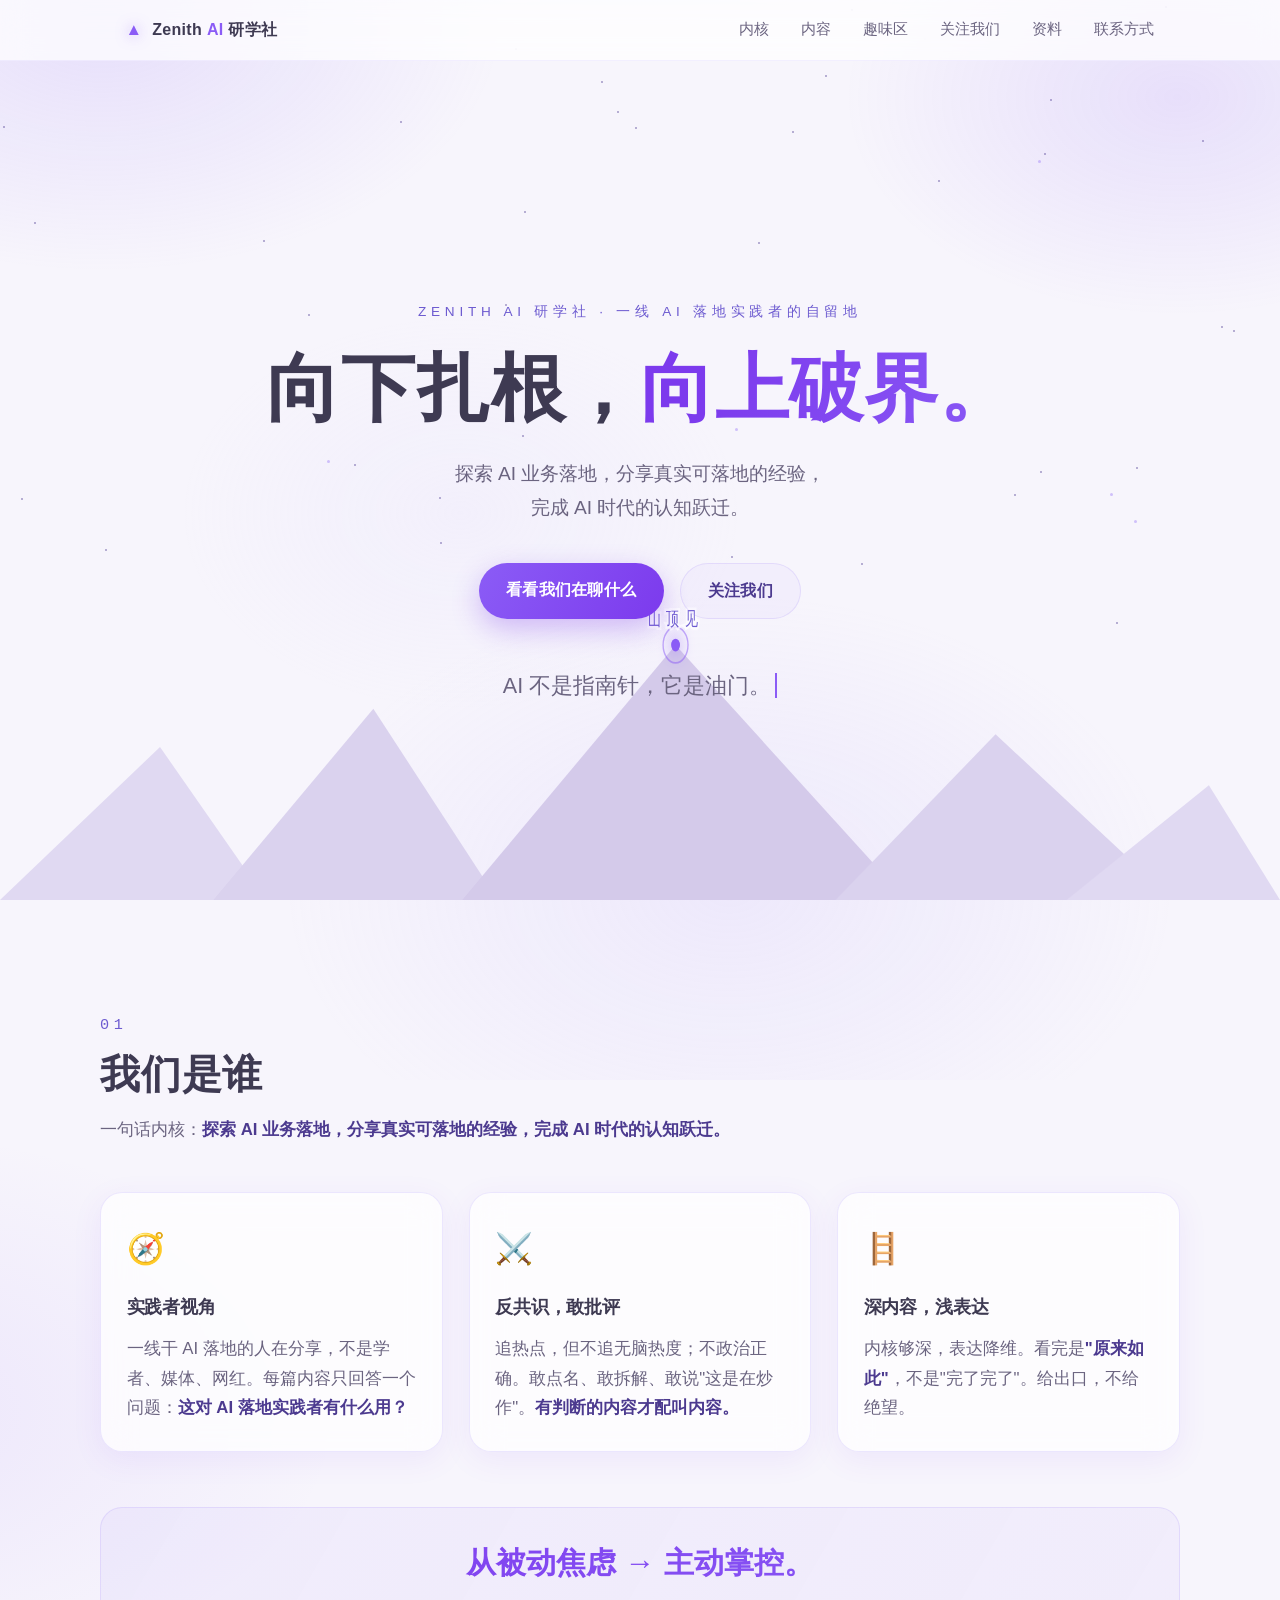
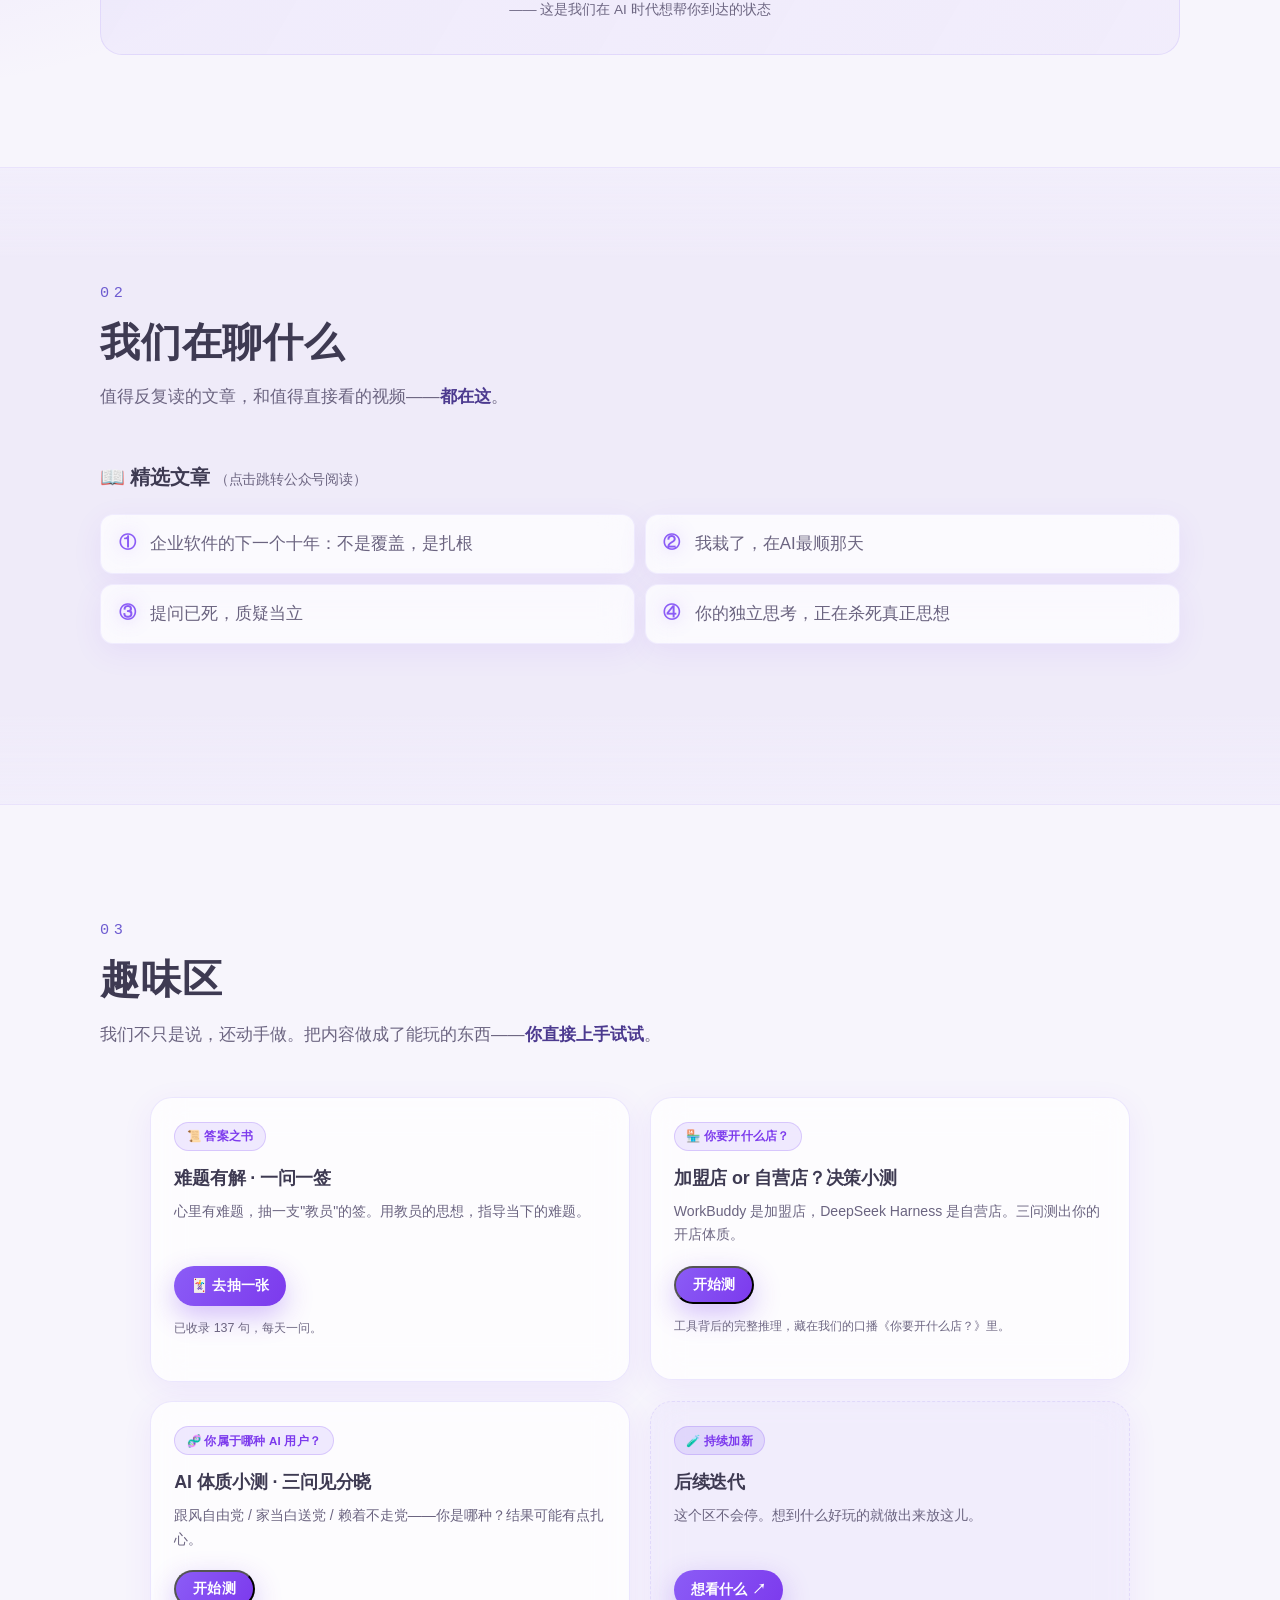
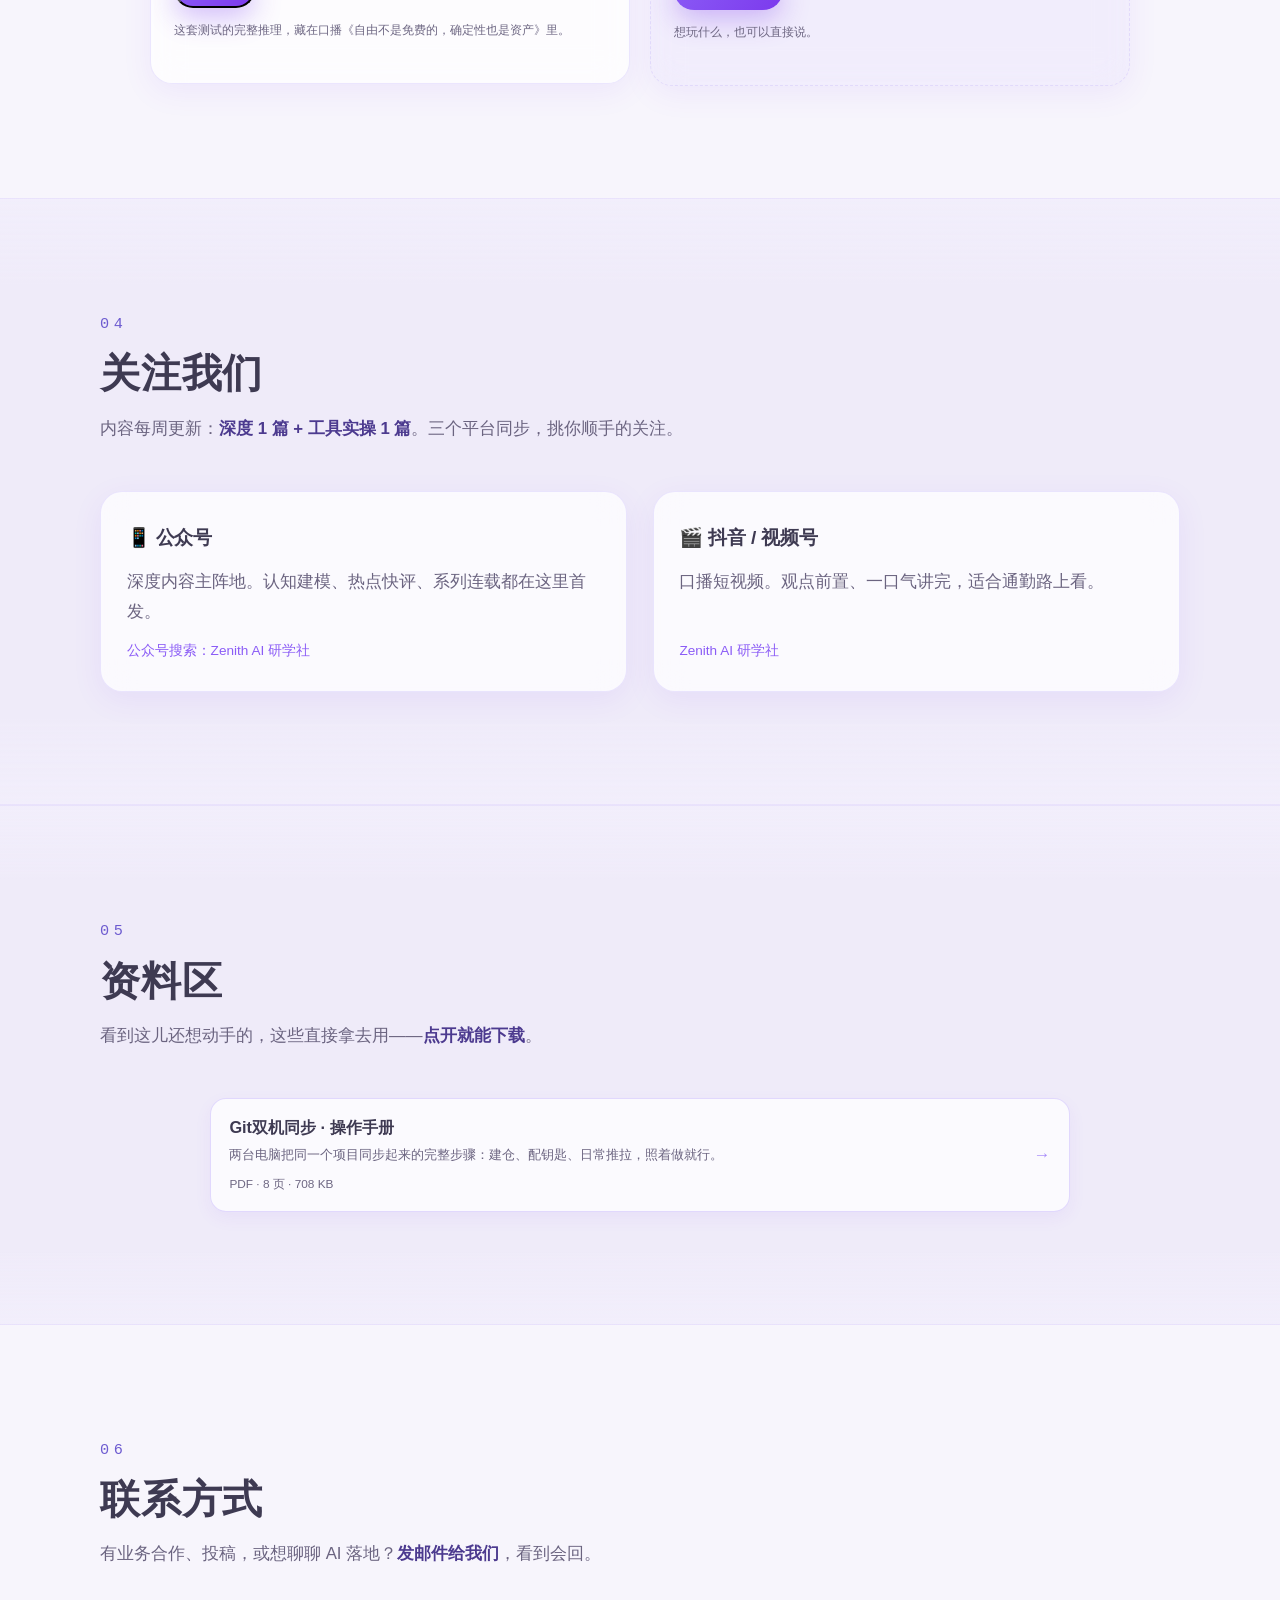
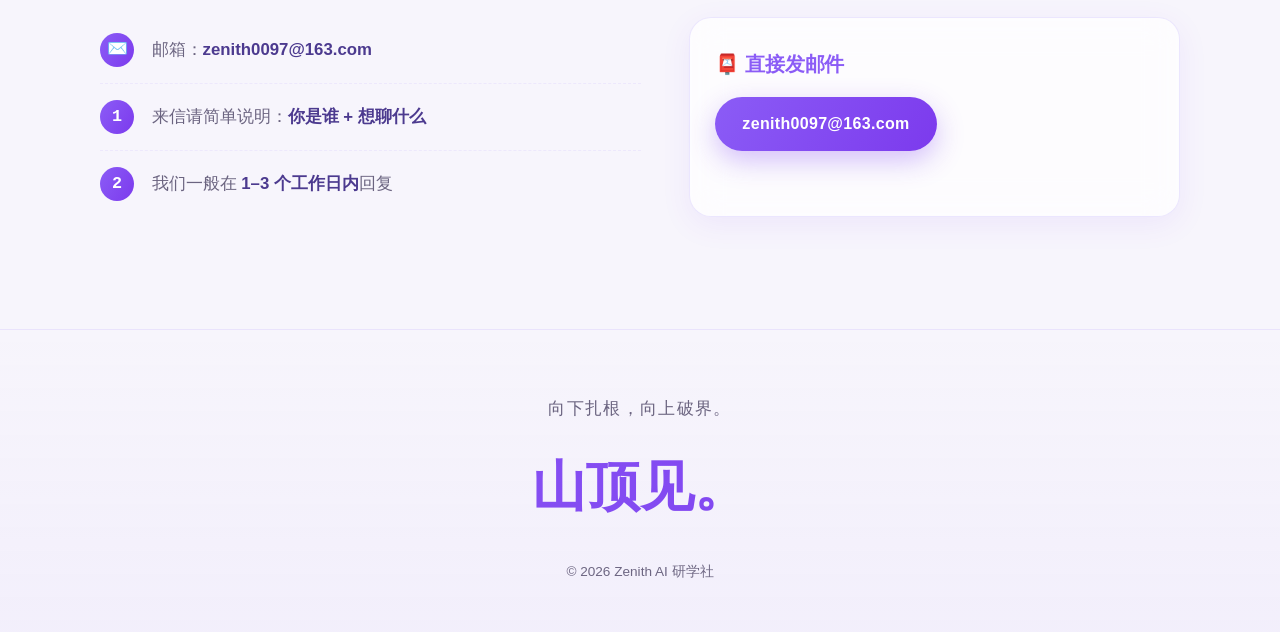
<file: index.html>
<!DOCTYPE html>
<html lang="zh-CN">
<head>
<meta charset="UTF-8">
<meta name="viewport" content="width=device-width, initial-scale=1.0">
<title>Zenith AI 研学社 — 向下扎根，向上破界</title>
<meta name="description" content="Zenith AI 研学社：探索AI业务落地，分享真实可落地的经验，完成AI时代的认知跃迁。一线AI落地实践者，反共识、敢批评。向下扎根，向上破界。山顶见。">
<meta name="author" content="Zenith AI 研学社">
<meta name="keywords" content="AI落地,AI业务落地,AI研学社,Zenith,认知跃迁,反共识,一线实践者">
<link rel="canonical" href="https://zenith0097.github.io/zenithweb/">
<meta name="theme-color" content="#8B5CF6">
<meta property="og:site_name" content="Zenith AI 研学社">
<meta property="og:title" content="Zenith AI 研学社 — 向下扎根，向上破界">
<meta property="og:description" content="向下扎根，向上破界。探索AI业务落地，分享真实可落地的经验。">
<meta property="og:type" content="website">
<meta property="og:url" content="https://zenith0097.github.io/zenithweb/">
<meta property="og:locale" content="zh_CN">
<meta property="og:image" content="https://zenith0097.github.io/zenithweb/assets/og-cover.png">
<meta property="og:image:width" content="1200">
<meta property="og:image:height" content="630">
<meta property="og:image:alt" content="Zenith AI 研学社 — 向下扎根，向上破界">
<meta name="twitter:card" content="summary_large_image">
<meta name="twitter:title" content="Zenith AI 研学社 — 向下扎根，向上破界">
<meta name="twitter:description" content="探索AI业务落地，分享真实可落地的经验。反共识、敢批评、深内容浅表达。">
<meta name="twitter:image" content="https://zenith0097.github.io/zenithweb/assets/og-cover.png">
<link rel="icon" href="data:image/svg+xml,%3Csvg xmlns='http://www.w3.org/2000/svg' viewBox='0 0 100 100'%3E%3Ctext y='.9em' font-size='90'%3E%F0%9F%8F%94%EF%B8%8F%3C/text%3E%3C/svg%3E">
<script type="application/ld+json">
{
  "@context": "https://schema.org",
  "@type": "WebSite",
  "name": "Zenith AI 研学社",
  "alternateName": "Zenith",
  "url": "https://zenith0097.github.io/zenithweb/",
  "description": "探索 AI 业务落地，分享真实可落地的经验，完成 AI 时代的认知跃迁。",
  "inLanguage": "zh-CN",
  "publisher": {
    "@type": "Organization",
    "name": "Zenith AI 研学社",
    "slogan": "向下扎根，向上破界。务实落地，长期主义。山顶见。",
    "email": "zenith0097@163.com"
  }
}
</script>
<link rel="stylesheet" href="css/style.css?v=20260929h">
</head>
<body>

<!-- ══════════ 导航 ══════════ -->
<header class="nav" id="nav">
  <div class="nav-inner">
    <a class="nav-brand" href="#top" aria-label="回到顶部">
      <span class="brand-mark">▲</span>
      <span class="brand-name">Zenith <em>AI</em> 研学社</span>
    </a>
    <nav class="nav-links" id="navLinks" aria-label="主导航">
      <a href="#kernel">内核</a>
      <a href="#content">内容</a>
      <a href="#works">趣味区</a>
      <a href="#community">关注我们</a>
      <a href="#resources">资料</a>
      <a href="#consult">联系方式</a>
    </nav>
    <button class="nav-toggle" id="navToggle" aria-label="打开菜单" aria-expanded="false">
      <span></span><span></span><span></span>
    </button>
  </div>
</header>

<main id="top">

<!-- ══════════ 01 Hero：5秒说清“是谁、给什么、凭什么” ══════════ -->
<section class="hero">
  <div class="hero-stars" id="stars" aria-hidden="true"></div>
  <div class="hero-inner">
    <p class="hero-eyebrow fade-up">Zenith AI 研学社 · 一线 AI 落地实践者的自留地</p>
    <h1 class="hero-title fade-up">
      向下扎根，<span class="grad">向上破界。</span>
    </h1>
    <p class="hero-sub fade-up">
      探索 AI 业务落地，分享真实可落地的经验，<br class="br-desk">
      完成 AI 时代的认知跃迁。
    </p>
    <div class="hero-actions fade-up">
      <a class="btn btn-primary" href="#content">看看我们在聊什么</a>
      <a class="btn btn-ghost" href="#community">关注我们</a>
    </div>
    <div class="hero-quote reveal" aria-hidden="true">
      <span class="quote-cursor" id="quoteLine"></span>
    </div>
  </div>
  <!-- 山顶剪影 -->
  <svg class="hero-mountain" viewBox="0 0 1440 240" preserveAspectRatio="none" aria-hidden="true">
    <path class="m-l1" d="M0,240 L180,120 L300,240 Z"/>
    <path class="m-l2" d="M240,240 L420,90 L560,240 Z"/>
    <path class="m-l3" d="M520,240 L760,40 L1020,240 Z"/>
    <path class="m-l4" d="M940,240 L1120,110 L1320,240 Z"/>
    <path class="m-l5" d="M1200,240 L1360,150 L1440,240 Z"/>
    <circle class="m-beacon" cx="760" cy="40" r="5"/>
    <circle class="m-beacon-ring" cx="760" cy="40" r="14"/>
    <text class="m-text" x="760" y="24" text-anchor="middle">山顶见</text>
  </svg>
</section>

<!-- ══════════ 02 内核：信任——我们是谁、怎么想 ══════════ -->
<section class="section" id="kernel">
  <div class="sec-head reveal">
    <span class="sec-no">01</span>
    <h2>我们是谁</h2>
    <p class="sec-sub">一句话内核：<b>探索 AI 业务落地，分享真实可落地的经验，完成 AI 时代的认知跃迁。</b></p>
  </div>
  <div class="cards-3">
    <article class="card reveal">
      <div class="card-ico">🧭</div>
      <h3>实践者视角</h3>
      <p>一线干 AI 落地的人在分享，不是学者、媒体、网红。每篇内容只回答一个问题：<b>这对 AI 落地实践者有什么用？</b></p>
    </article>
    <article class="card reveal">
      <div class="card-ico">⚔️</div>
      <h3>反共识，敢批评</h3>
      <p>追热点，但不追无脑热度；不政治正确。敢点名、敢拆解、敢说"这是在炒作"。<b>有判断的内容才配叫内容。</b></p>
    </article>
    <article class="card reveal">
      <div class="card-ico">🪜</div>
      <h3>深内容，浅表达</h3>
      <p>内核够深，表达降维。看完是<b>"原来如此"</b>，不是"完了完了"。给出口，不给绝望。</p>
    </article>
  </div>
  <blockquote class="big-quote reveal">
    <p>从被动焦虑 → 主动掌控。</p>
    <cite>—— 这是我们在 AI 时代想帮你到达的状态</cite>
  </blockquote>
</section>

<!-- ══════════ 03 内容：可消费性——有东西可看、可追 ══════════ -->
<section class="section section-alt" id="content">
  <div class="sec-head reveal">
    <span class="sec-no">02</span>
    <h2>我们在聊什么</h2>
    <p class="sec-sub">值得反复读的文章，和值得直接看的视频——<b>都在这</b>。</p>
  </div>

  <div class="series-wrap reveal">
    <h3 class="series-title">📖 精选文章 <span class="dim">（点击跳转公众号阅读）</span></h3>
    <div class="series-list">
      <a class="series-item" href="https://mp.weixin.qq.com/s/dH5zpvV7IG98RLnhjkrIpQ" target="_blank" rel="noopener"><span class="s-no">①</span><p>企业软件的下一个十年：不是覆盖，是扎根</p></a>
      <a class="series-item" href="https://mp.weixin.qq.com/s/IRco3CzRHyw5iEzW9twu3w" target="_blank" rel="noopener"><span class="s-no">②</span><p>我栽了，在AI最顺那天</p></a>
      <a class="series-item" href="https://mp.weixin.qq.com/s/RyVs47Mc-s8ihFQkch-9gg" target="_blank" rel="noopener"><span class="s-no">③</span><p>提问已死，质疑当立</p></a>
      <a class="series-item" href="https://mp.weixin.qq.com/s/8ZsCV4xRb4RJEuKylc2h9w" target="_blank" rel="noopener"><span class="s-no">④</span><p>你的独立思考，正在杀死真正思想</p></a>
    </div>
  </div>
</section>

<!-- ══════════ 04 趣味区：惊喜——真能玩的好东西 ══════════ -->
<section class="section" id="works">
  <div class="sec-head reveal">
    <span class="sec-no">03</span>
    <h2>趣味区</h2>
    <p class="sec-sub">我们不只是说，还动手做。把内容做成了能玩的东西——<b>你直接上手试试</b>。</p>
  </div>

  <div class="tools-grid reveal">

  <div class="tool-wrap reveal" id="toolMao">
    <span class="tool-badge">📜 答案之书</span>
    <h3>难题有解 · 一问一签</h3>
    <p class="tool-desc">心里有难题，抽一支"教员"的签。用教员的思想，指导当下的难题。</p>
    <div class="tool-act">
      <a class="btn btn-primary" href="https://zenith0097.github.io/nantiyoujie/" target="_blank" rel="noopener">🃏 去抽一张</a>
    </div>
    <p class="tool-note">已收录 137 句，每天一问。</p>

  </div>

  <div class="tool-wrap reveal" id="toolShop">
    <span class="tool-badge">🏪 你要开什么店？</span>
    <h3>加盟店 or 自营店？决策小测</h3>
    <p class="tool-desc">WorkBuddy 是加盟店，DeepSeek Harness 是自营店。三问测出你的开店体质。</p>
    <div class="tool-act">
      <button class="btn btn-primary tool-toggle" type="button" aria-expanded="false">开始测</button>
    </div>
    <p class="tool-note">工具背后的完整推理，藏在我们的口播《你要开什么店？》里。</p>

      <div class="tool-panel" hidden>
<div class="quiz" id="quiz">
      <div class="quiz-q" data-q="0">
        <p class="quiz-num">第 1 问 / 共 3 问</p>
        <h4>你更看重哪样？</h4>
        <div class="quiz-opts">
          <button class="opt" data-ans="franchise">省心：别人把流程铺好，我直接开张</button>
          <button class="opt" data-ans="self">可控：一切自己说了算，慢点也行</button>
        </div>
      </div>
      <div class="quiz-q" data-q="1" hidden>
        <p class="quiz-num">第 2 问 / 共 3 问</p>
        <h4>你对"抽成"什么态度？</h4>
        <div class="quiz-opts">
          <button class="opt" data-ans="franchise">可以接受：省心是要付管理费的</button>
          <button class="opt" data-ans="self">不接受：利润凭什么分给别人</button>
        </div>
      </div>
      <div class="quiz-q" data-q="2" hidden>
        <p class="quiz-num">第 3 问 / 共 3 问</p>
        <h4>预算和试错空间？</h4>
        <div class="quiz-opts">
          <button class="opt" data-ans="franchise">预算紧：先跑起来，容错低</button>
          <button class="opt" data-ans="self">有空间：愿意投入换长期自主</button>
        </div>
      </div>
      <div class="quiz-result" id="quizResult" hidden>
        <h4 id="quizTitle"></h4>
        <p id="quizDesc"></p>
        <button class="btn btn-ghost" id="quizAgain">再测一次</button>
      </div>
    </div>
      </div>
  </div>

  <div class="tool-wrap reveal" id="toolUser">
    <span class="tool-badge">🧬 你属于哪种 AI 用户？</span>
    <h3>AI 体质小测 · 三问见分晓</h3>
    <p class="tool-desc">跟风自由党 / 家当白送党 / 赖着不走党——你是哪种？结果可能有点扎心。</p>
    <div class="tool-act">
      <button class="btn btn-primary tool-toggle" type="button" aria-expanded="false">开始测</button>
    </div>
    <p class="tool-note">这套测试的完整推理，藏在口播《自由不是免费的，确定性也是资产》里。</p>

      <div class="tool-panel" hidden>
<div class="quiz" id="quiz2">
      <div class="quiz-q" data-q="0">
        <p class="quiz-num">第 1 问 / 共 3 问</p>
        <h4>你选 AI 工具，最看重什么？</h4>
        <div class="quiz-opts">
          <button class="opt" data-ans="free">大家都说好，我就跟着用</button>
          <button class="opt" data-ans="stuff">免费、便宜、能省则省</button>
          <button class="opt" data-ans="stuck">能掌控、能改、能长期依赖</button>
        </div>
      </div>
      <div class="quiz-q" data-q="1" hidden>
        <p class="quiz-num">第 2 问 / 共 3 问</p>
        <h4>工具涨价 / 变差了，你怎么办？</h4>
        <div class="quiz-opts">
          <button class="opt" data-ans="free">换下一个爆款，永远用最新的</button>
          <button class="opt" data-ans="stuff">忍着用，已经投入这么多了</button>
          <button class="opt" data-ans="stuck">想办法自己搭，把命运握手里</button>
        </div>
      </div>
      <div class="quiz-q" data-q="2" hidden>
        <p class="quiz-num">第 3 问 / 共 3 问</p>
        <h4>你心里怎么看待"确定性"？</h4>
        <div class="quiz-opts">
          <button class="opt" data-ans="free">自由比确定性重要，我不被绑定</button>
          <button class="opt" data-ans="stuff">能确定省钱就是好事，别的再说</button>
          <button class="opt" data-ans="stuck">确定性本身就是资产，值得为它投入</button>
        </div>
      </div>
      <div class="quiz-result" id="quiz2Result" hidden>
        <h4 id="quiz2Title"></h4>
        <p id="quiz2Desc"></p>
        <button class="btn btn-ghost" id="quiz2Again">再测一次</button>
      </div>
    </div>
      </div>
  </div>

  <div class="tool-wrap reveal tool-wrap-soon" id="toolSoon">
    <span class="tool-badge">🧪 持续加新</span>
    <h3>后续迭代</h3>
    <p class="tool-desc">这个区不会停。想到什么好玩的就做出来放这儿。</p>
    <div class="tool-act">
      <a class="btn btn-primary" href="mailto:zenith0097@163.com?subject=想看的小工具">想看什么 ↗</a>
    </div>
    <p class="tool-note">想玩什么，也可以直接说。</p>

  </div>

  </div><!-- /tools-grid -->
</section>

<!-- ══════════ 05 关注我们：行动——想一起学的人 ══════════ -->
<section class="section section-alt" id="community">
  <div class="sec-head reveal">
    <span class="sec-no">04</span>
    <h2>关注我们</h2>
    <p class="sec-sub">内容每周更新：<b>深度 1 篇 + 工具实操 1 篇</b>。三个平台同步，挑你顺手的关注。</p>
  </div>
  <div class="community-grid reveal">
    <article class="comm-card">
      <h3>📱 公众号</h3>
      <p>深度内容主阵地。认知建模、热点快评、系列连载都在这里首发。</p>
      <span class="comm-tag">公众号搜索：Zenith AI 研学社</span>
    </article>
    <article class="comm-card">
      <h3>🎬 抖音 / 视频号</h3>
      <p>口播短视频。观点前置、一口气讲完，适合通勤路上看。</p>
      <span class="comm-tag">Zenith AI 研学社</span>
    </article>
  </div>
</section>

<!-- ══════════ 06 资料区：给已经看完的人（排在联系方式之前）══════════ -->
<section class="section section-alt" id="resources">
  <div class="sec-head reveal">
    <span class="sec-no">05</span>
    <h2>资料区</h2>
    <p class="sec-sub">看到这儿还想动手的，这些直接拿去用——<b>点开就能下载</b>。</p>
  </div>
  <div class="res-list reveal">

    <a class="res-item" href="资料/git双机同步/">
      <span class="res-body">
        <span class="res-title">Git双机同步 · 操作手册</span>
        <span class="res-desc">两台电脑把同一个项目同步起来的完整步骤：建仓、配钥匙、日常推拉，照着做就行。</span>
        <span class="res-meta">PDF · 8 页 · 708 KB</span>
      </span>
      <span class="res-go" aria-hidden="true">→</span>
    </a>

  </div>
</section>

<!-- ══════════ 07 联系方式：转化——有真问题的人（克制呈现） ══════════ -->
<section class="section" id="consult">
  <div class="sec-head reveal">
    <span class="sec-no">06</span>
    <h2>联系方式</h2>
    <p class="sec-sub">有业务合作、投稿，或想聊聊 AI 落地？<b>发邮件给我们</b>，看到会回。</p>
  </div>
  <div class="consult-grid reveal">
    <div class="consult-steps">
      <div class="step"><span class="step-no">✉️</span><p>邮箱：<b>zenith0097@163.com</b></p></div>
      <div class="step"><span class="step-no">1</span><p>来信请简单说明：<b>你是谁 + 想聊什么</b></p></div>
      <div class="step"><span class="step-no">2</span><p>我们一般在 <b>1–3 个工作日内</b>回复</p></div>
    </div>
    <div class="consult-note">
      <h3>📮 直接发邮件</h3>
      <a class="btn btn-primary" href="mailto:zenith0097@163.com">zenith0097@163.com</a>
    </div>
  </div>
</section>

</main>

<!-- ══════════ Footer：品牌收尾 ══════════ -->
<footer class="footer">
  <p class="footer-line1">向下扎根，向上破界。</p>
  <p class="footer-motto">山顶见。</p>
  <p class="footer-copy">© 2026 Zenith AI 研学社</p>
</footer>

<script src="js/main.js?v=20260929h"></script>

</body>
</html>
</file>
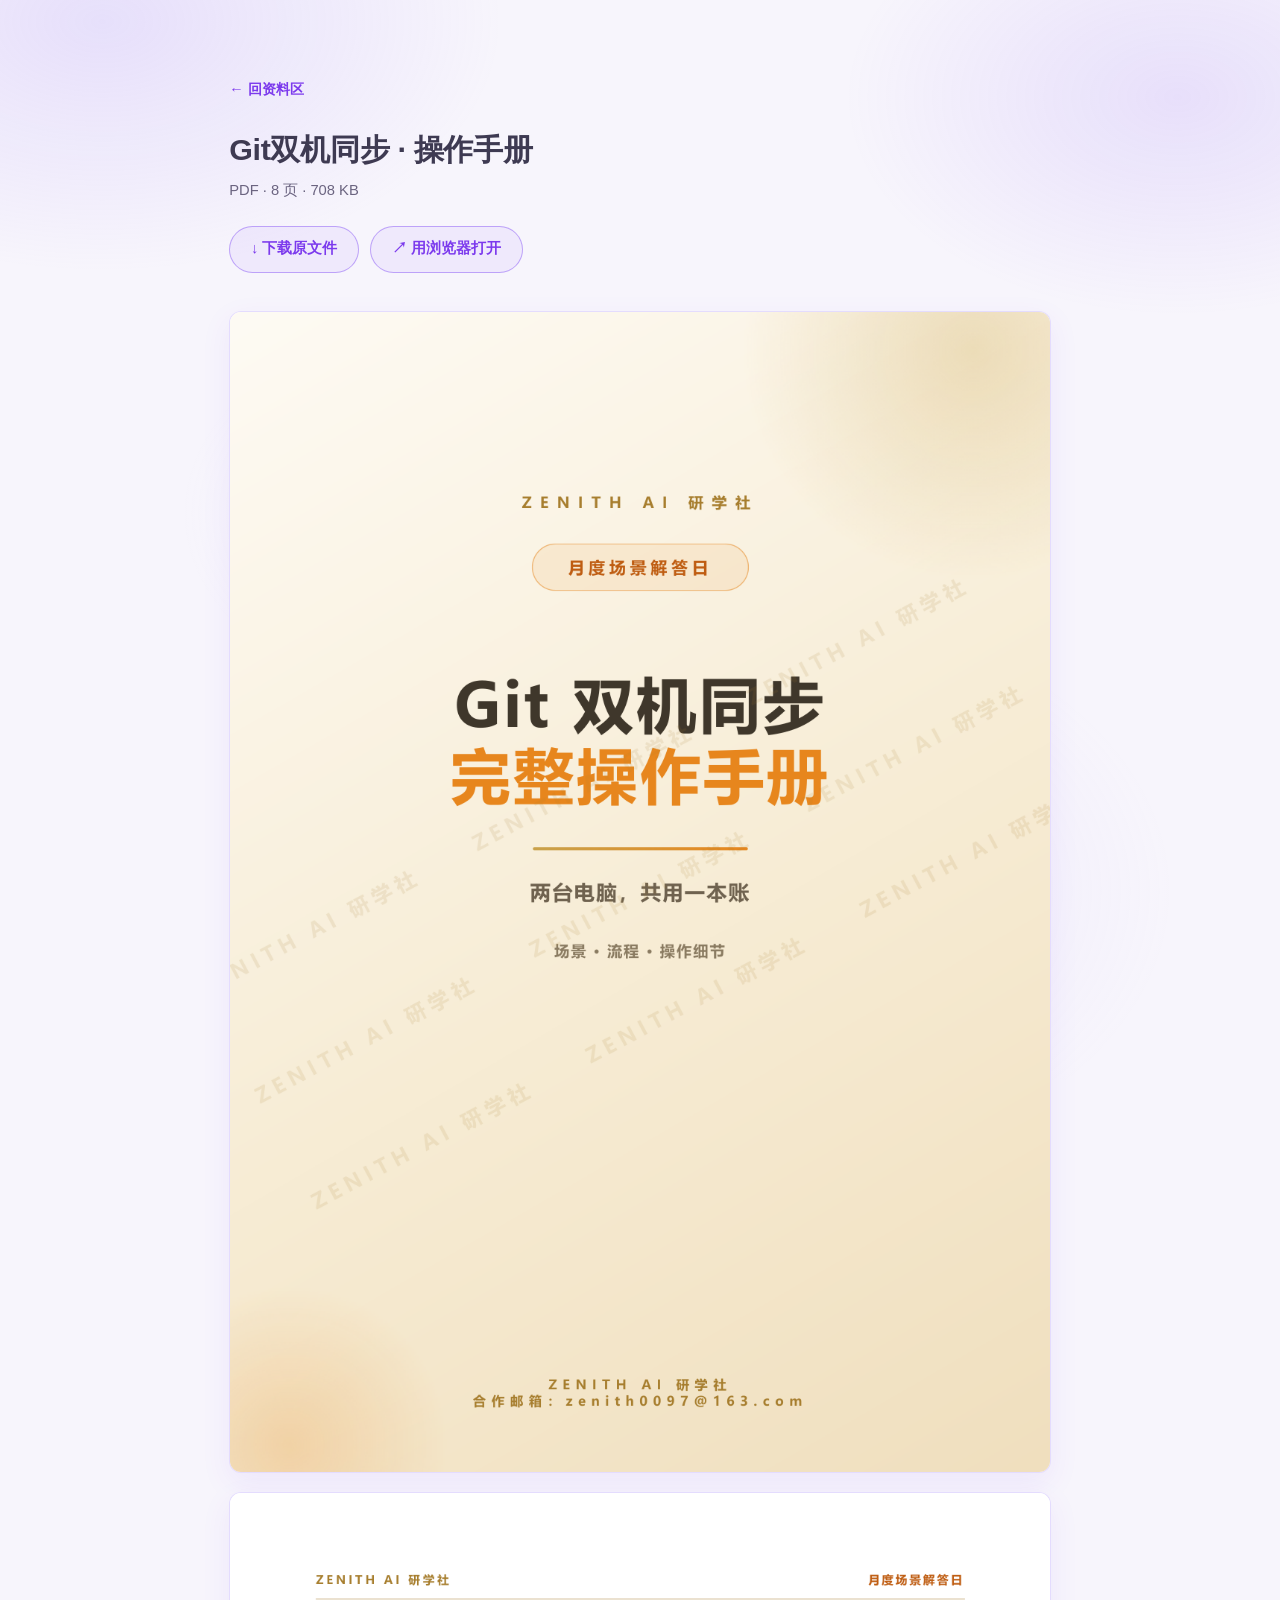
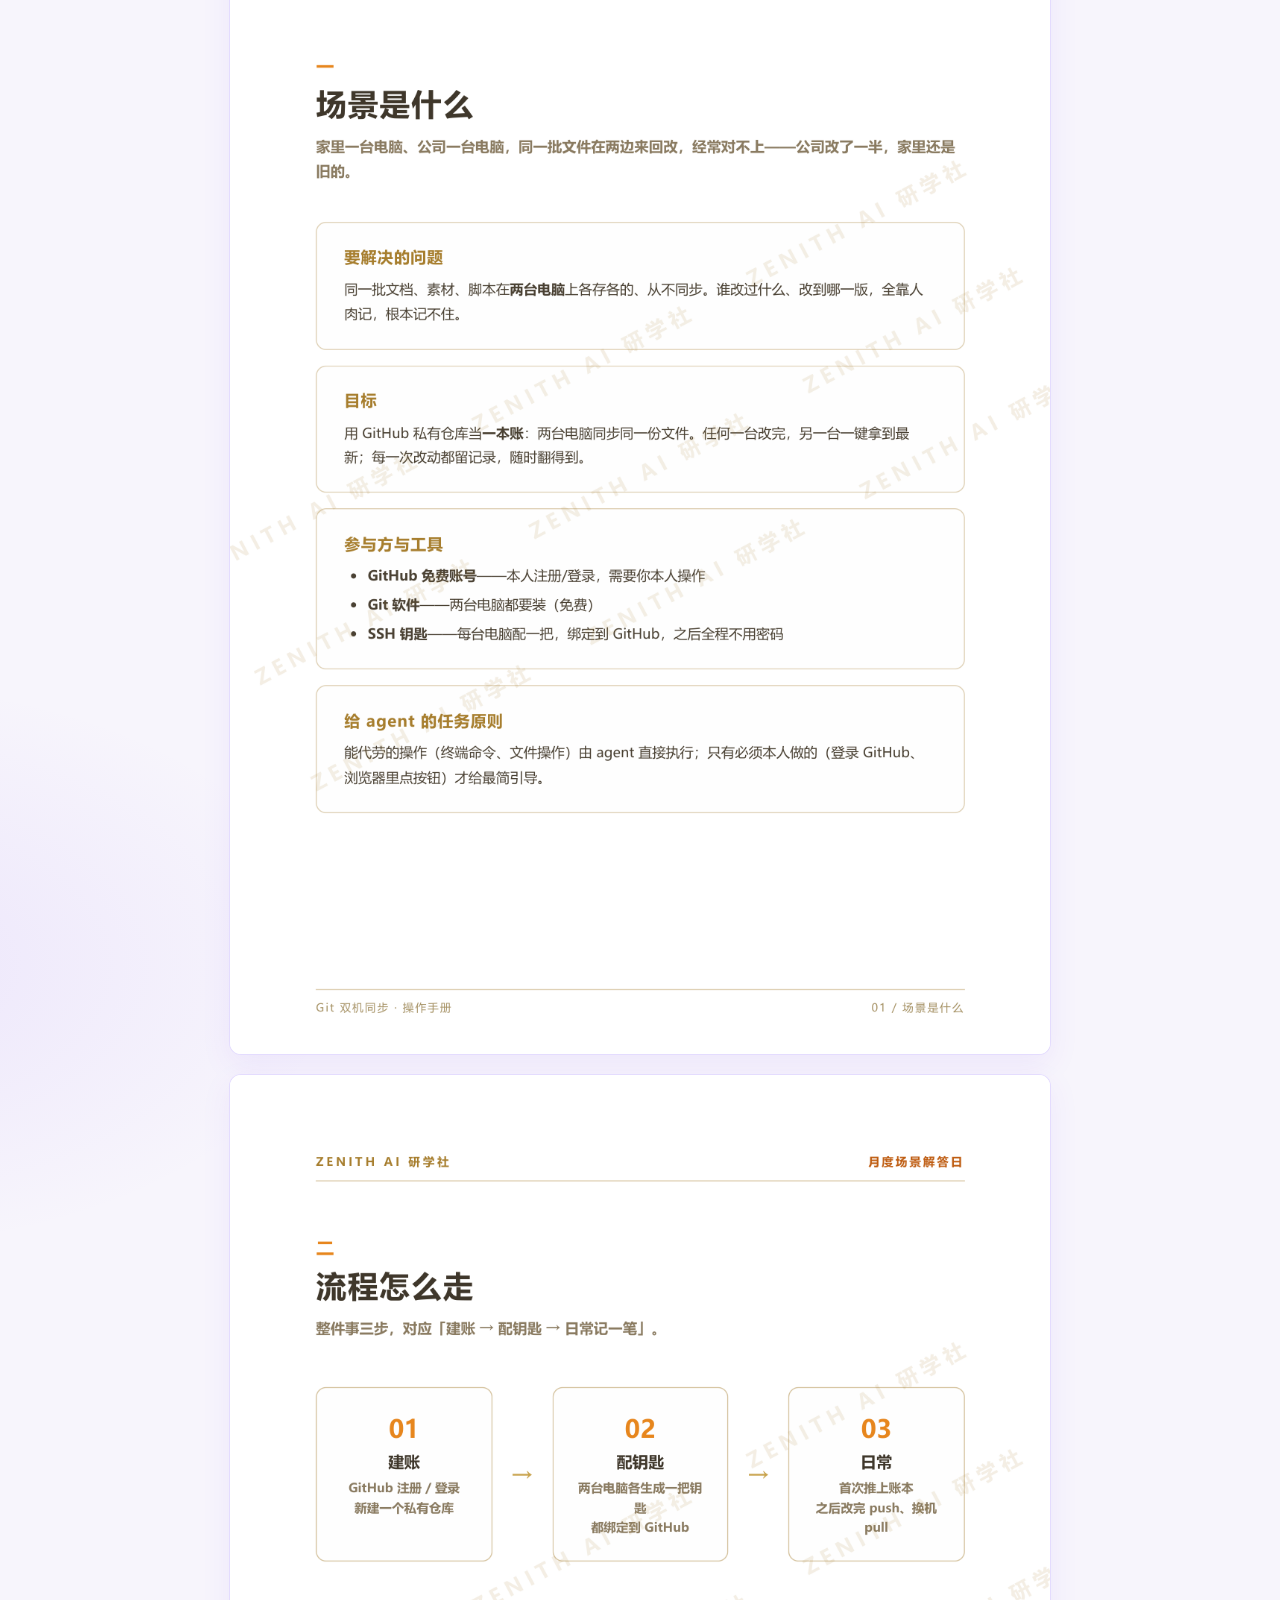
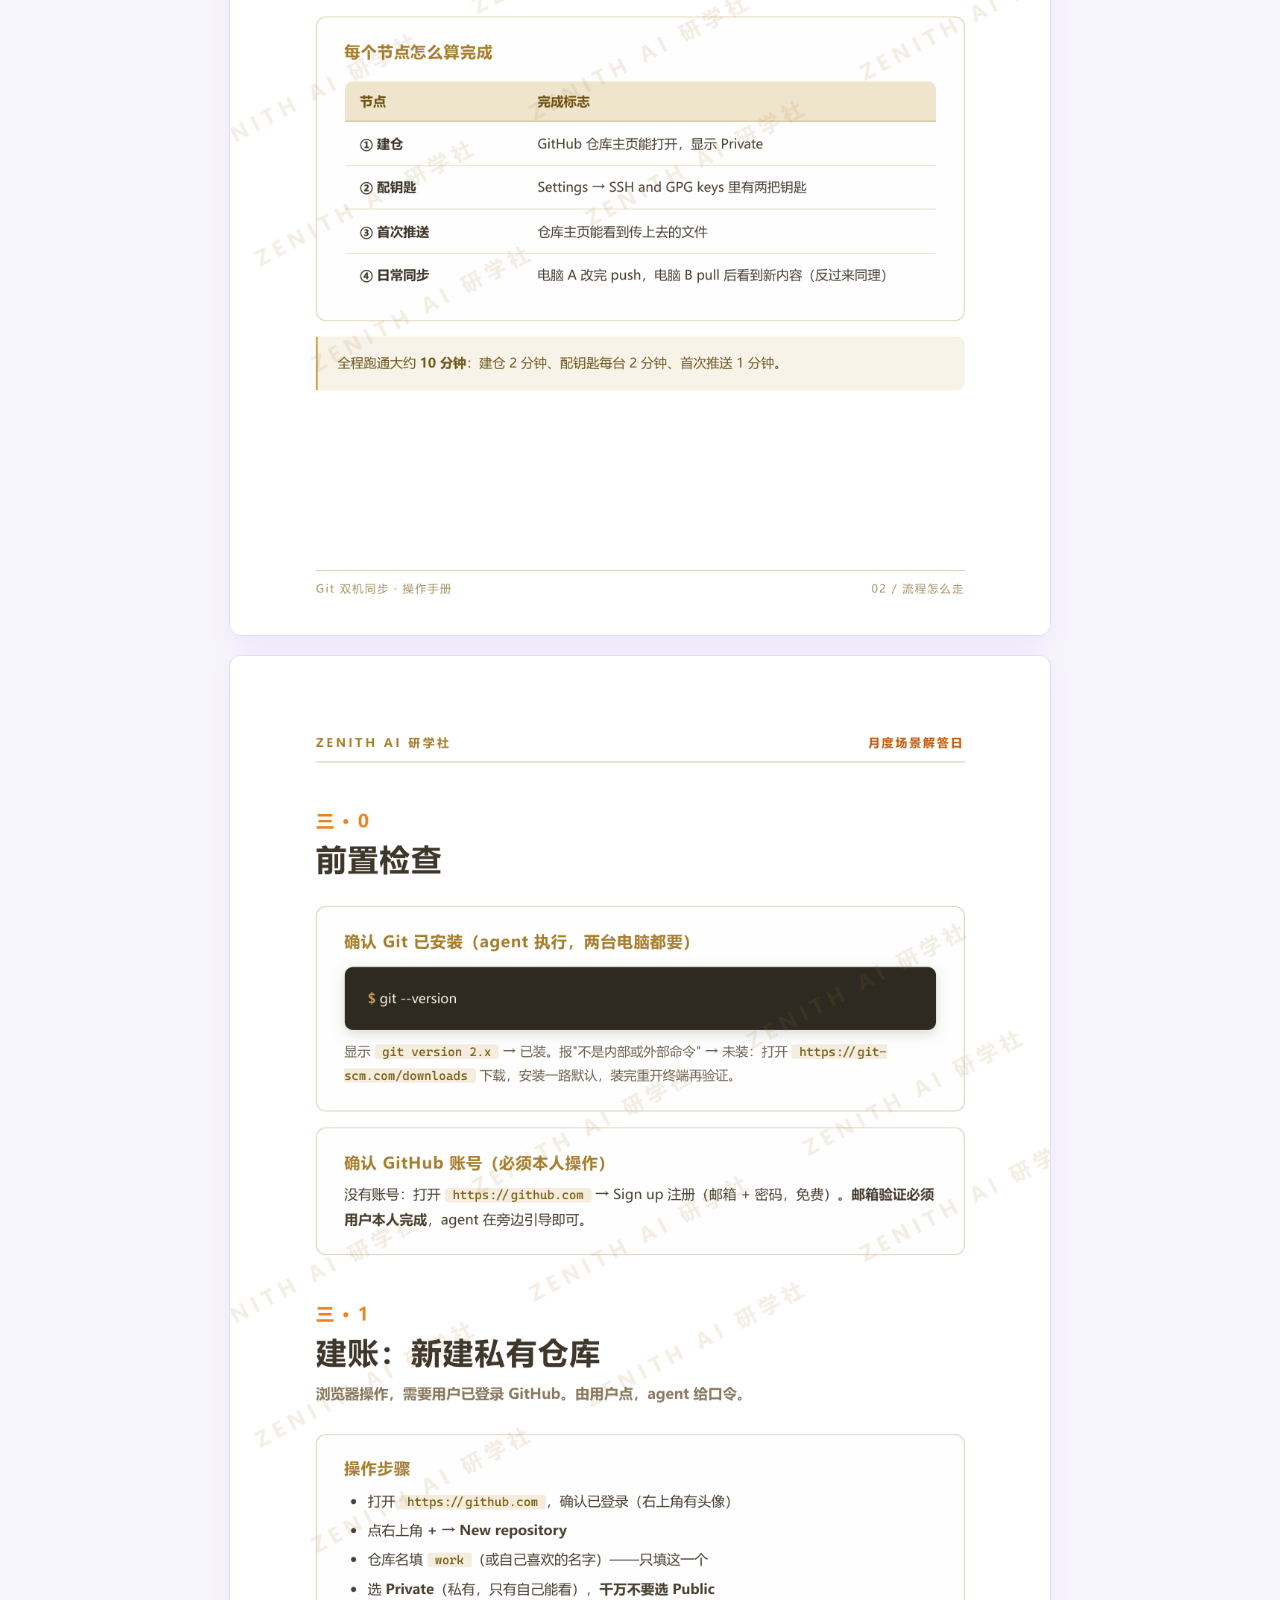
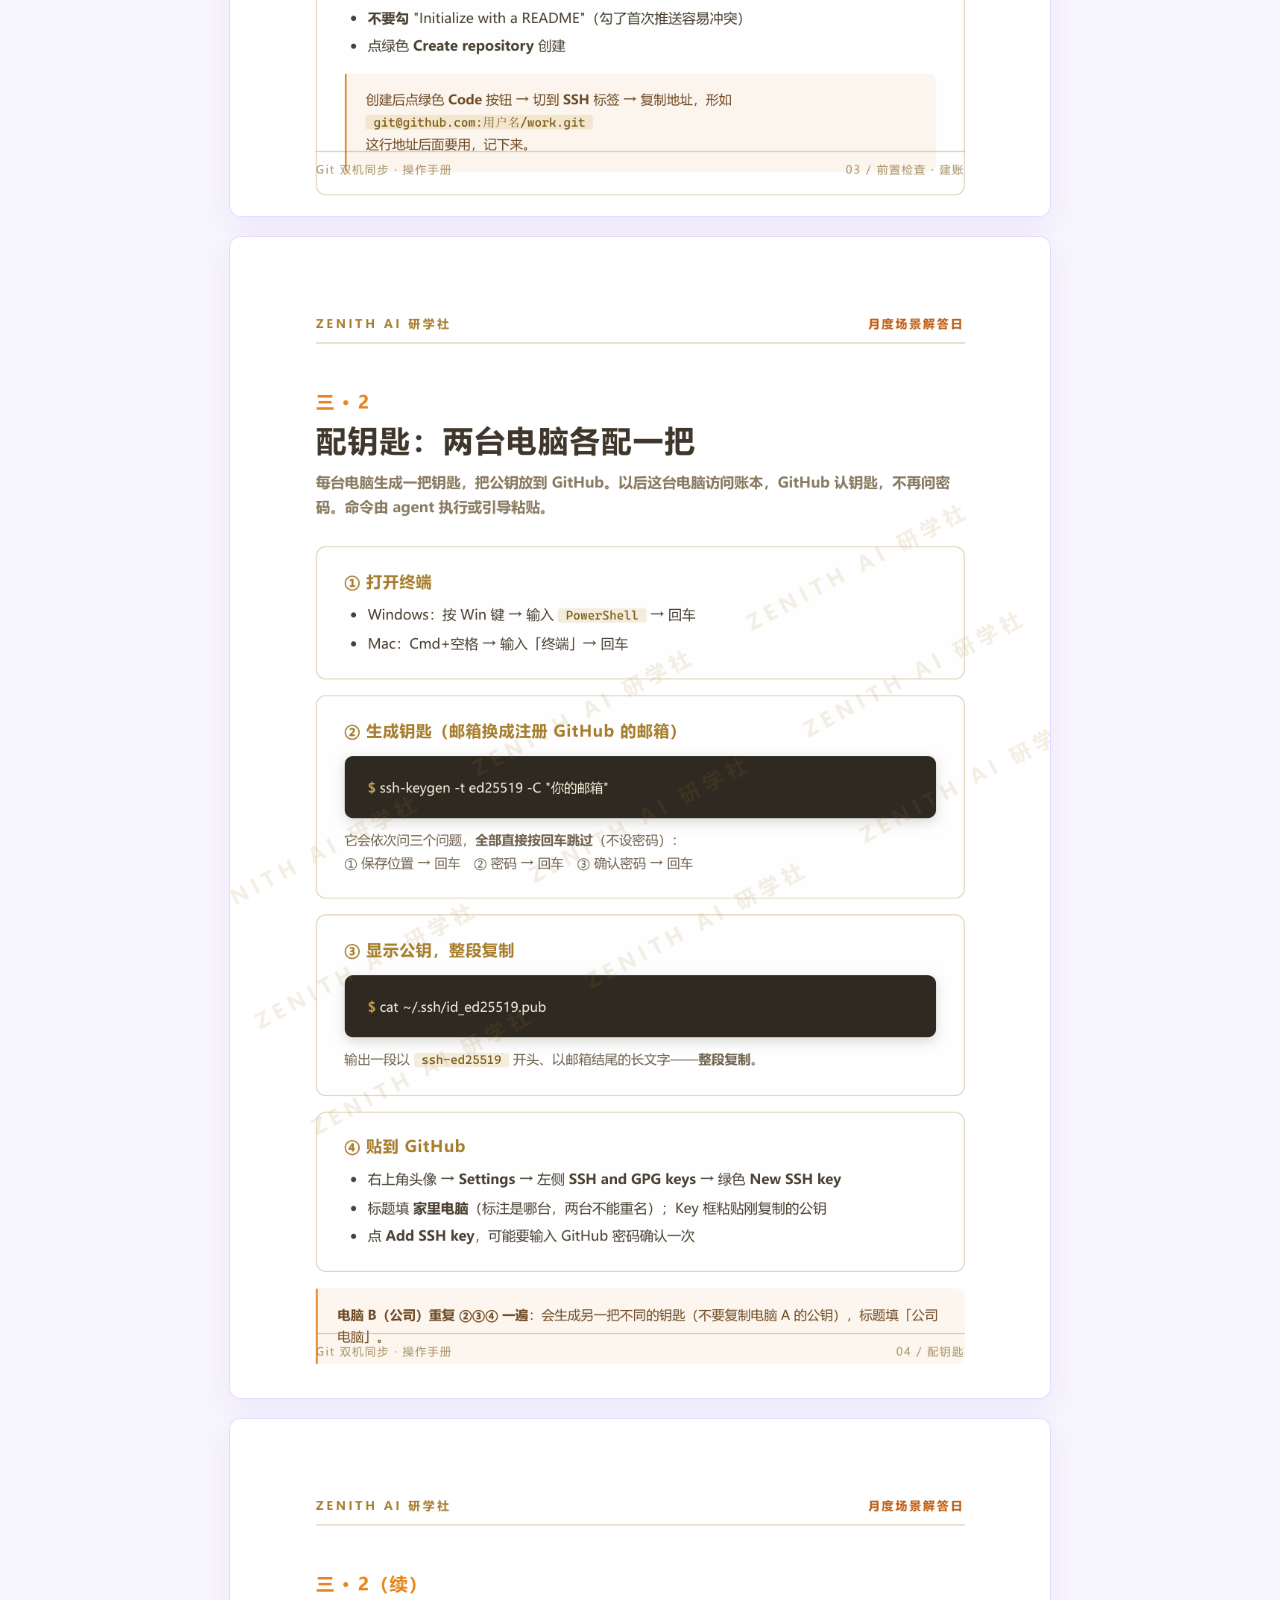
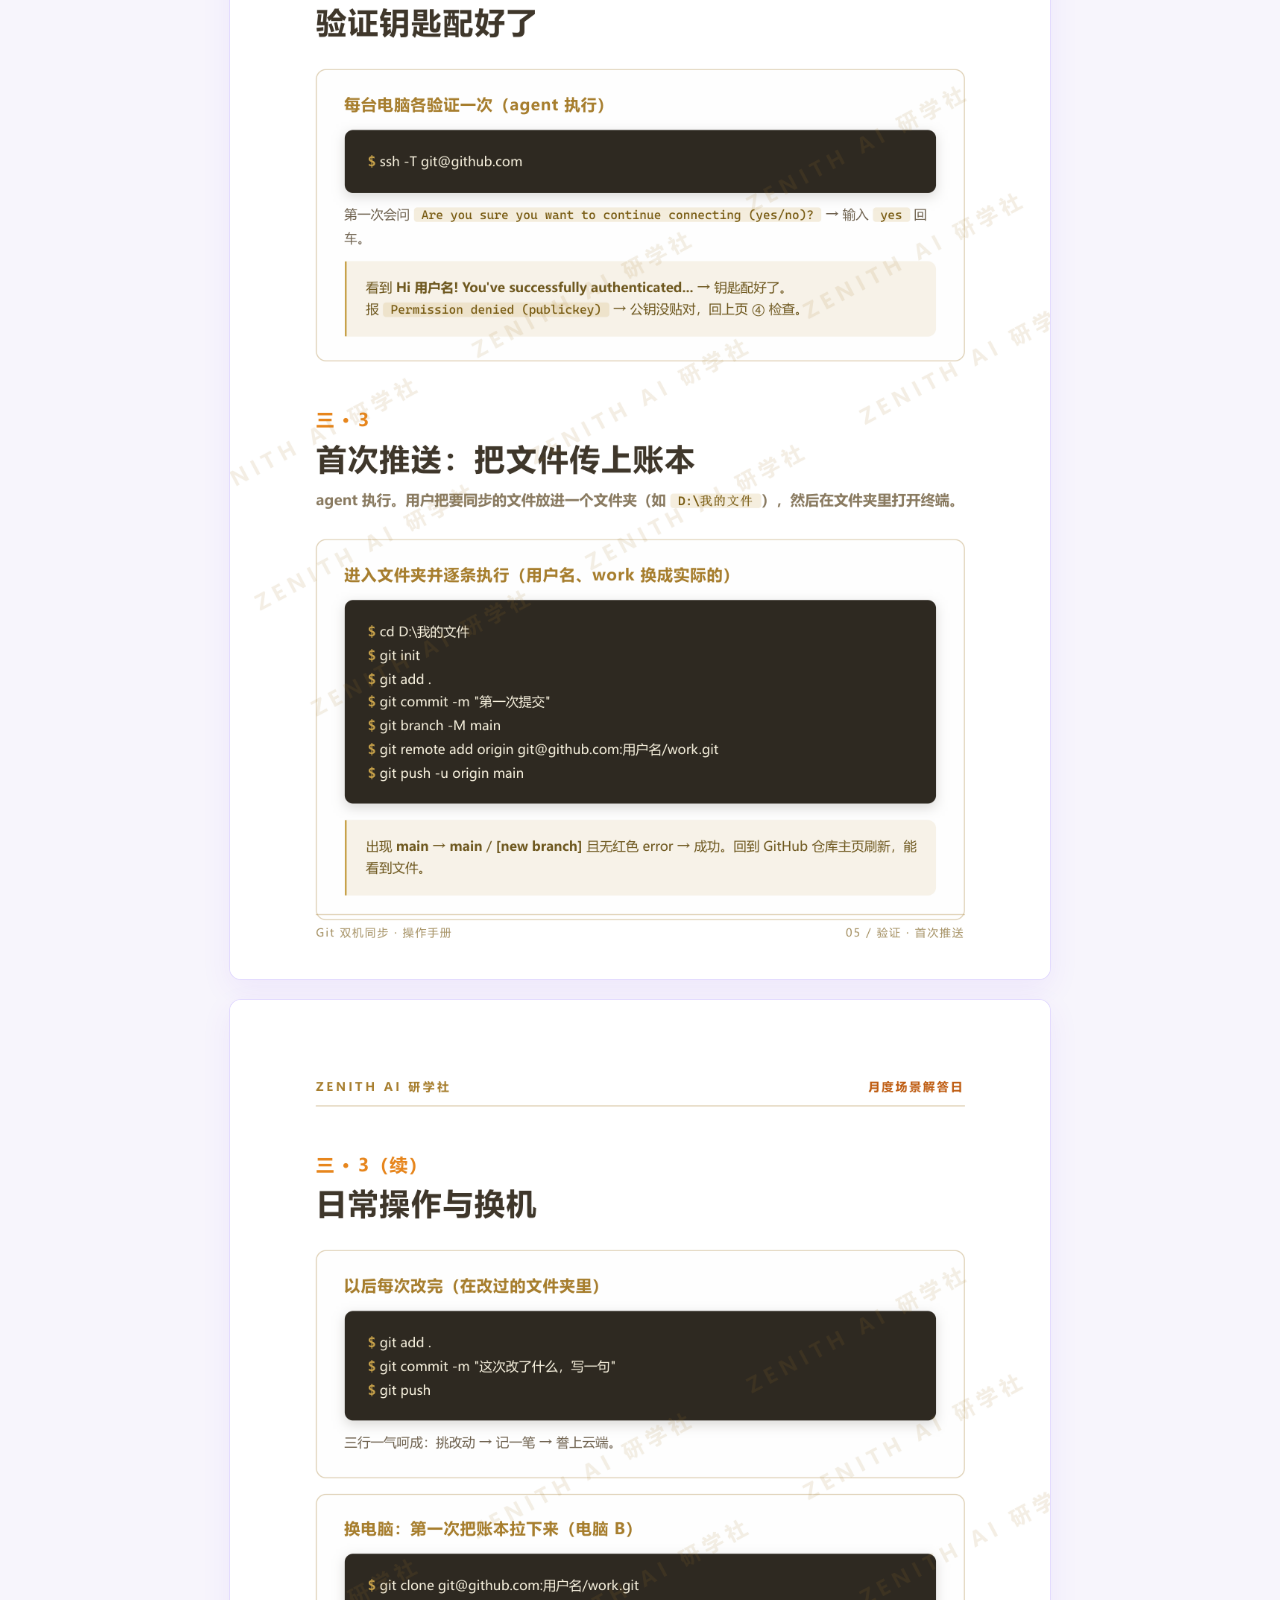
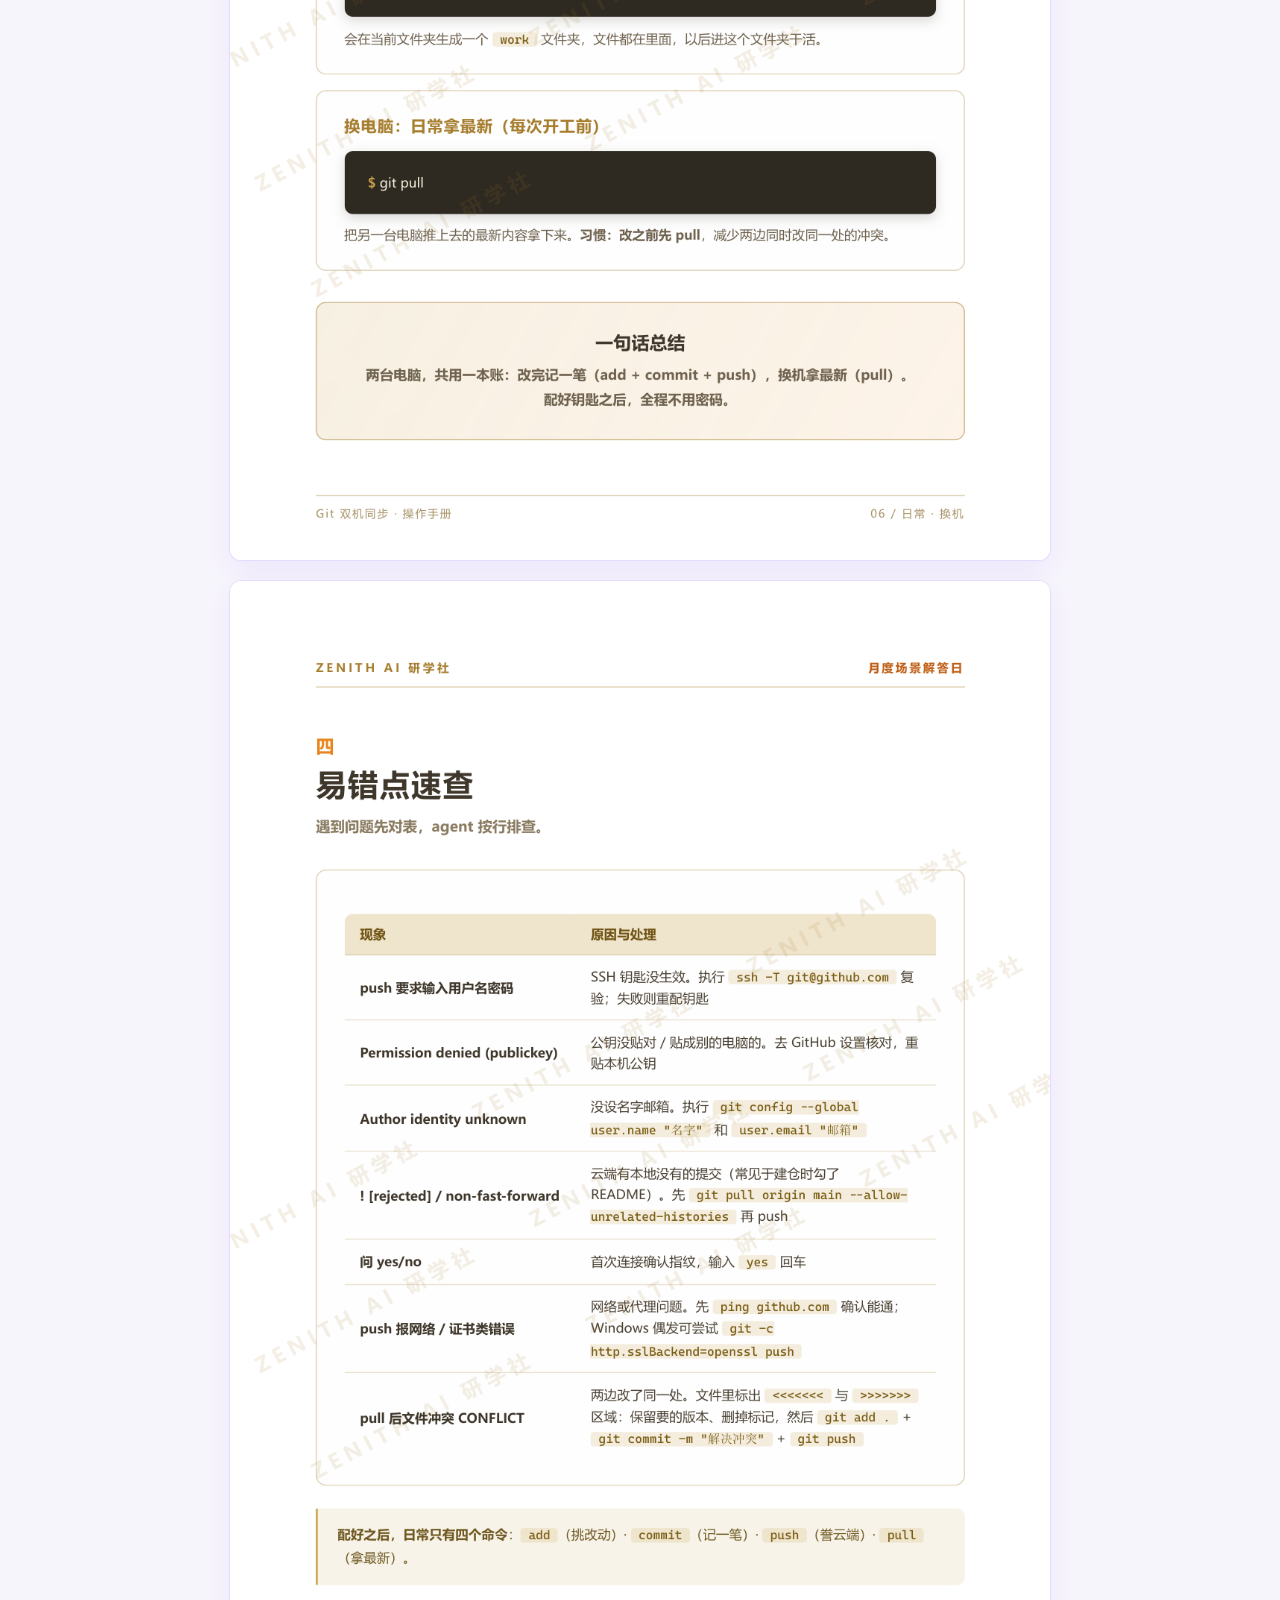
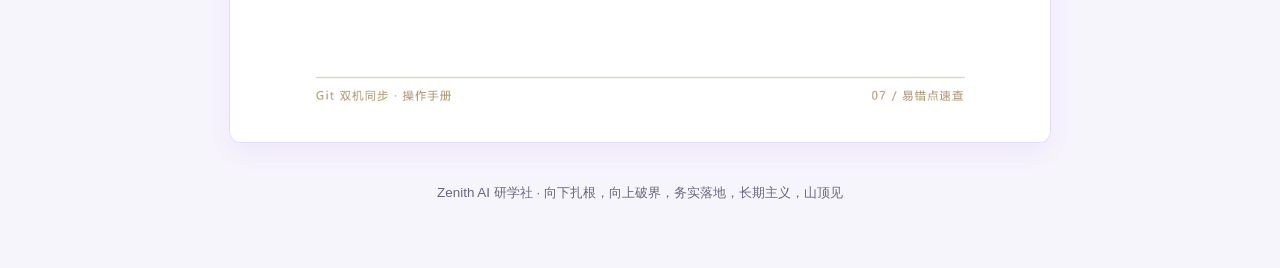
<file: 资料/git双机同步/index.html>
<!DOCTYPE html>
<html lang="zh-CN">
<head>
<meta charset="UTF-8">
<meta name="viewport" content="width=device-width, initial-scale=1.0">
<title>Git双机同步 · 操作手册 - Zenith AI 研学社</title>
<meta name="description" content="Git双机同步操作手册：两台电脑把同一个项目同步起来的完整步骤，可在线看，也可下载原文件。">
<link rel="stylesheet" href="../../css/style.css?v=20260929e">
<style>
  .doc-wrap { max-width: 860px; margin: 0 auto; padding: 4.6rem 1.2rem 4rem; }
  .doc-back { margin: 0 0 1.6rem; }
  .doc-back a { color: #7C3AED; text-decoration: none; font-size: .9rem; font-weight: 600; }
  .doc-back a:hover { text-decoration: underline; }
  .doc-title { font-size: 1.9rem; margin: 0 0 .5rem; line-height: 1.35; }
  .doc-meta { color: var(--text-soft); font-size: .92rem; margin: 0 0 1.4rem; }
  .doc-actions { display: flex; gap: .7rem; flex-wrap: wrap; margin-bottom: 2.4rem; }
  .doc-btn { display: inline-block; text-decoration: none; border-radius: 999px; padding: .6rem 1.3rem;
    font-size: .92rem; font-weight: 700; border: 1px solid rgba(139,92,246,.5); color: #7C3AED;
    background: rgba(139,92,246,.07); transition: background .18s, color .18s; }
  .doc-btn:hover { background: #7C3AED; color: #fff; }
  .doc-pages { display: flex; flex-direction: column; gap: 1.2rem; }
  .doc-pages img { width: 100%; height: auto; display: block; border-radius: 12px; background: #fff;
    border: 1px solid rgba(167,139,250,.3); box-shadow: 0 10px 30px rgba(124,58,237,.08); }
  .doc-foot { text-align: center; color: var(--text-soft); font-size: .84rem; margin-top: 2.4rem; }
  @media (max-width: 640px) {
    .doc-wrap { padding: 3.6rem .9rem 3rem; }
    .doc-title { font-size: 1.35rem; }
    .doc-btn { font-size: .84rem; padding: .5rem 1rem; }
  }
</style>
</head>
<body>
<div class="doc-wrap">
  <p class="doc-back"><a href="../../index.html#resources">← 回资料区</a></p>
  <h1 class="doc-title">Git双机同步 · 操作手册</h1>
  <p class="doc-meta">PDF · 8 页 · 708 KB</p>
  <div class="doc-actions">
    <a class="doc-btn" href="Git双机同步-操作手册.pdf" download>↓ 下载原文件</a>
    <a class="doc-btn" href="Git双机同步-操作手册.pdf" target="_blank" rel="noopener">↗ 用浏览器打开</a>
  </div>
  <div class="doc-pages">
      <img src="pages/p01.png" alt="Git双机同步 · 操作手册 第 1 页" loading="lazy">
      <img src="pages/p02.png" alt="Git双机同步 · 操作手册 第 2 页" loading="lazy">
      <img src="pages/p03.png" alt="Git双机同步 · 操作手册 第 3 页" loading="lazy">
      <img src="pages/p04.png" alt="Git双机同步 · 操作手册 第 4 页" loading="lazy">
      <img src="pages/p05.png" alt="Git双机同步 · 操作手册 第 5 页" loading="lazy">
      <img src="pages/p06.png" alt="Git双机同步 · 操作手册 第 6 页" loading="lazy">
      <img src="pages/p07.png" alt="Git双机同步 · 操作手册 第 7 页" loading="lazy">
      <img src="pages/p08.png" alt="Git双机同步 · 操作手册 第 8 页" loading="lazy">
  </div>
  <p class="doc-foot">Zenith AI 研学社 · 向下扎根，向上破界，务实落地，长期主义，山顶见</p>
</div>
</body>
</html>
</file>
<file: css/style.css>
:root {
  /* 閸濅胶澧濋懝璇х礄閺夈儴鍤滈崣锝嗘尡 PPT閿涘矁绁禍褌绗夐崝顭掔礆 */
  --gold: #A78BFA;
  --gold-deep: #8B5CF6;
  --orange: #8B5CF6;
  --orange-deep: #7C3AED;
  --cream: #4C3A8F;          /* 寮鸿皟鏂囧瓧锛氭繁绱紙娴呰壊涓婚涓嬩繚璇佸彲璇伙級*/          /* 閸樼喓鑳岄惂钘夌俺 閳?閸欏秷娴嗘稉鐑樻瀮鐎涙澹?*/

  /* 濞ｅ崬顧佺仦閬嶃€婃径婊嗗 */
  --bg: #F7F5FC;
  --bg-alt: #EFEBF9;
  --card: #FFFFFF;
  --card-hi: #FFFFFF;
  --line: rgba(167,139,250, 0.20);
  --line-soft: rgba(167,139,250, 0.12);

  --text: #3E3A52;
  --text-soft: #6B6480;
  --text-dim: #6D6682;         /* 辅助小字：对主底/章节底/卡片底对比度均 ≥4.5:1（原 #8F88A8 仅 3.1:1，读着费劲）*/

  /* 鐎涙褰块梼鑸殿潽閿涘牏些閸斻劋绱崗鍫礆 */
  --fs-hero: clamp(2.4rem, 8vw, 4.6rem);
  --fs-h2: clamp(1.7rem, 4.6vw, 2.5rem);
  --fs-h3: 1.15rem;
  --fs-body: clamp(0.95rem, 2.6vw, 1.05rem);
  --fs-small: 0.85rem;

  /* 闂傜绐涚化鑽ょ埠 */
  --sec-pad: clamp(4rem, 10vw, 7rem);
  --space: clamp(1rem, 3vw, 1.6rem);

  --radius: 16px;
  --radius-sm: 10px;
  --maxw: 1080px;
  --font: -apple-system, BlinkMacSystemFont, "PingFang SC", "Hiragino Sans GB",
          "Microsoft YaHei", "Noto Sans SC", "Segoe UI", sans-serif;
  --mono: ui-monospace, "SF Mono", "Cascadia Mono", "Consolas", "Menlo", monospace;
}

* { margin: 0; padding: 0; box-sizing: border-box; }

html { scroll-behavior: smooth; scroll-padding-top: 72px; }

body {
  font-family: var(--font);
  font-size: var(--fs-body);
  line-height: 1.75;
  color: var(--text);
  background:
    radial-gradient(1100px 520px at 85% -5%, rgba(167,139,250,0.10), transparent 60%),
    radial-gradient(900px 500px at -10% 30%, rgba(139,92,246,0.06), transparent 55%),
    var(--bg);
  -webkit-font-smoothing: antialiased;
  overflow-x: hidden;
}

::selection { background: rgba(167,139,250,.35); color: var(--cream); }

a { color: inherit; text-decoration: none; }
img { max-width: 100%; }

/* ===== .nav ===== */
.nav {
  position: fixed; inset: 0 0 auto 0; z-index: 100;
  background: rgba(255,255,255, 0.72);
  backdrop-filter: blur(14px);
  -webkit-backdrop-filter: blur(14px);
  border-bottom: 1px solid var(--line-soft);
  transition: background .3s;
}
.nav.is-scrolled { background: rgba(255,255,255, 0.92); }
.nav-inner {
  max-width: var(--maxw); margin: 0 auto; padding: 0 var(--space);
  height: 60px; display: flex; align-items: center; justify-content: space-between;
}
.nav-brand { display: flex; align-items: center; gap: 10px; }
.brand-mark {
  color: var(--orange); font-size: 1.05rem; line-height: 1;
  display: inline-block; transform: rotate(0deg);
  text-shadow: 0 0 14px rgba(139,92,246,.6);
}
.brand-name { font-size: 1rem; font-weight: 700; letter-spacing: .02em; }
.brand-name em { font-style: normal; color: var(--orange); font-weight: 800; }

.nav-links { display: none; gap: 2rem; align-items: center; }
.nav-links a {
  font-size: .95rem; color: var(--text-soft);
  padding: 4px 0; border-bottom: 2px solid transparent;
  transition: color .2s, border-color .2s;
}
.nav-links a:hover { color: var(--cream); border-color: #6D5BD0; }

.nav-toggle {
  display: flex; flex-direction: column; justify-content: center; gap: 5px;
  width: 40px; height: 40px; padding: 8px; background: none; border: 1px solid var(--line);
  border-radius: 8px; cursor: pointer;
}
.nav-toggle span { display: block; height: 2px; background: var(--cream); border-radius: 2px; transition: transform .3s, opacity .3s; }
.nav-toggle[aria-expanded="true"] span:nth-child(1) { transform: translateY(7px) rotate(45deg); }
.nav-toggle[aria-expanded="true"] span:nth-child(2) { opacity: 0; }
.nav-toggle[aria-expanded="true"] span:nth-child(3) { transform: translateY(-7px) rotate(-45deg); }

.nav-links.open {
  display: flex; flex-direction: column; align-items: flex-start; gap: 0;
  position: absolute; top: 60px; left: 0; right: 0;
  background: rgba(255,255,255,.97); border-bottom: 1px solid var(--line);
  padding: 8px var(--space) 18px;
}
.nav-links.open a { width: 100%; padding: 12px 0; border-bottom: 1px solid var(--line-soft); }

@media (min-width: 820px) {
  .nav-links { display: flex; }
  .nav-toggle { display: none; }
}

/* ===== .btn ===== */
.btn {
  display: inline-block; padding: .8rem 1.7rem; border-radius: 999px;
  font-weight: 700; font-size: 1rem; letter-spacing: .02em;
  transition: transform .18s, box-shadow .18s, background .18s, border-color .18s;
}
.btn:active { transform: scale(.97); }
.btn-primary {
  background: linear-gradient(120deg, #8B5CF6, #7C3AED);
  color: #FFFFFF; box-shadow: 0 6px 24px rgba(139,92,246,.28);
}
.btn-primary:hover { transform: translateY(-2px); box-shadow: 0 10px 30px rgba(139,92,246,.4); }
.btn-ghost {
  border: 1px solid var(--line); color: var(--cream); background: rgba(167,139,250,.06);
}
.btn-ghost:hover { border-color: #6D5BD0; background: rgba(167,139,250,.14); transform: translateY(-2px); }

/* ===== Hero ===== */
.hero {
  position: relative; min-height: 100svh;
  display: flex; align-items: center; justify-content: center;
  text-align: center; padding: 110px var(--space) 0;
  overflow: hidden;
}
.hero-inner { position: relative; z-index: 2; max-width: 860px; }

.hero-eyebrow {
  font-size: .85rem; letter-spacing: .35em; text-transform: uppercase;
  color: #6D5BD0; margin-bottom: 1.4rem;
}
.hero-title {
  font-size: var(--fs-hero); line-height: 1.16; font-weight: 800; letter-spacing: .01em;
}
.grad {
  background: linear-gradient(110deg, #7C3AED 10%, #8B5CF6 55%, #4C3A8F 95%);
  background-size: 200% auto;
  -webkit-background-clip: text; background-clip: text; color: transparent;
  animation: shimmer 6s linear infinite;
}
@keyframes shimmer { to { background-position: 200% center; } }

.hero-sub { margin-top: 1.6rem; color: var(--text-soft); font-size: clamp(1rem, 3vw, 1.2rem); }
.hero-sub b { color: var(--cream); }

.hero-actions { margin-top: 2.4rem; display: flex; gap: 1rem; justify-content: center; flex-wrap: wrap; }

.hero-quote { margin-top: 3rem; min-height: 2em; font-size: clamp(1.05rem, 3.4vw, 1.35rem); color: var(--text-soft); }
.quote-cursor { border-right: 2px solid var(--orange); padding-right: 4px; animation: blink .9s step-end infinite; }
@keyframes blink { 50% { border-color: transparent; } }

/* 鐏為亶銆婇崜顏勫 */
.hero-mountain {
  position: absolute; left: 0; right: 0; bottom: 0; width: 100%; height: 34vh;
  min-height: 150px; z-index: 1; pointer-events: none;
}
.hero-mountain path { fill: #E6E0F5; }
.hero-mountain .m-l1 { fill: #E0D9F2; }
.hero-mountain .m-l2 { fill: #DAD2EE; }
.hero-mountain .m-l3 { fill: #D4CAEA; }
.hero-mountain .m-l4 { fill: #DAD2EE; }
.hero-mountain .m-l5 { fill: #E0D9F2; }
.m-beacon { fill: var(--orange); filter: drop-shadow(0 0 8px var(--orange)); }
.m-beacon-ring { fill: none; stroke: var(--orange); stroke-width: 1.5; opacity: .5; transform-origin: center; transform-box: fill-box; animation: ring 3s ease-out infinite; }
@keyframes ring { 0% { transform: scale(.4); opacity: .6; } 100% { transform: scale(2.4); opacity: 0; } }
.m-text { fill: #6D5BD0; font-size: 15px; letter-spacing: .4em; font-family: var(--font); paint-order: stroke; stroke: rgba(255,255,255,.75); stroke-width: 4px; }

/* 閺勭喓鈹?*/
.hero-stars { position: absolute; inset: 0; z-index: 0; pointer-events: none; }
.star {
  position: absolute; width: 2px; height: 2px; border-radius: 50%;
  background: var(--cream); opacity: .5; animation: twinkle var(--d, 3s) ease-in-out infinite;
}
.star.big { width: 3px; height: 3px; background: var(--gold); }
@keyframes twinkle { 0%,100% { opacity: .15; } 50% { opacity: .8; } }

/* ===== .section ===== */
.section { padding: var(--sec-pad) var(--space); position: relative; }
.section-alt {
  background:
    radial-gradient(800px 400px at 10% 0%, rgba(167,139,250,.05), transparent 60%),
    var(--bg-alt);
  border-top: 1px solid var(--line-soft);
  border-bottom: 1px solid var(--line-soft);
}

.sec-head { max-width: var(--maxw); margin: 0 auto 3rem; }
.sec-no {
  font-family: var(--mono); color: #6D5BD0; font-size: .95rem; letter-spacing: .3em;
  display: block; margin-bottom: .6rem;
}
.sec-head h2 { font-size: var(--fs-h2); font-weight: 800; line-height: 1.3; margin-bottom: .9rem; }
.sec-sub { color: var(--text-soft); max-width: 640px; }
.sec-sub b { color: var(--cream); }

/* ===== .reveal ===== */
.reveal { opacity: 0; transform: translateY(22px); transition: opacity .7s ease, transform .7s ease; }
.reveal.in { opacity: 1; transform: none; }
@media (prefers-reduced-motion: reduce) {
  .reveal { opacity: 1; transform: none; transition: none; }
  .fade-up { opacity: 1; transform: none; animation: none; }
  body::before { animation: none; }
  .hero-mountain { transition: none; }
  .cursor-glow { display: none; }
  html { scroll-behavior: auto; }
}

/* ===== .cards-3 ===== */
.cards-3 { display: grid; grid-template-columns: 1fr; gap: var(--space); max-width: var(--maxw); margin: 0 auto; }
@media (min-width: 820px) { .cards-3 { grid-template-columns: repeat(3, 1fr); } }

.card {
  background: linear-gradient(180deg, var(--card-hi), var(--card));
  border: 1px solid var(--line); border-radius: var(--radius);
  padding: 1.8rem 1.6rem;
  transition: transform .25s, border-color .25s;
}
.card:hover { transform: translateY(-4px); border-color: rgba(167,139,250,.5); }
.card-ico { font-size: 1.9rem; margin-bottom: 1rem; }
.card h3 { font-size: var(--fs-h3); margin-bottom: .7rem; }
.card p { color: var(--text-soft); }
.card p b { color: var(--cream); }

.big-quote {
  max-width: var(--maxw); margin: 3.4rem auto 0; text-align: center;
  padding: 2rem var(--space); border: 1px solid var(--line); border-radius: var(--radius);
  background: linear-gradient(120deg, rgba(167,139,250,.08), rgba(139,92,246,.05));
}
.big-quote p {
  font-size: clamp(1.3rem, 4vw, 1.9rem); font-weight: 800; line-height: 1.5;
  background: linear-gradient(110deg, #7C3AED, #8B5CF6);
  -webkit-background-clip: text; background-clip: text; color: transparent;
}
.big-quote cite { display: block; margin-top: .8rem; font-style: normal; color: var(--text-dim); font-size: var(--fs-small); }

/* ===== .pillars ===== */
.pillars { display: grid; grid-template-columns: 1fr; gap: var(--space); max-width: var(--maxw); margin: 0 auto 3rem; }
@media (min-width: 820px) { .pillars { grid-template-columns: repeat(3, 1fr); } }

.pillar {
  border: 1px solid var(--line); border-radius: var(--radius);
  padding: 1.8rem 1.6rem; background: rgba(255,255,255,.6);
}
.pillar-num {
  font-family: var(--mono); font-size: 2.2rem; font-weight: 700; display: block; margin-bottom: .6rem;
  background: linear-gradient(120deg, #8B5CF6, #7C3AED);
  -webkit-background-clip: text; background-clip: text; color: transparent;
}
.pillar h3 { margin-bottom: .6rem; }
.pillar p { color: var(--text-soft); margin-bottom: 1rem; }
.pillar-tag { font-size: var(--fs-small); color: var(--gold-deep); }

/* ===== .series-wrap, .quote-wall ===== */
.series-wrap, .quote-wall { max-width: var(--maxw); margin: 0 auto; }
.series-wrap { margin-bottom: 3rem; }
.series-title { font-size: 1.25rem; margin-bottom: 1.2rem; }
.series-title .dim { color: var(--text-dim); font-weight: 400; font-size: var(--fs-small); }
.series-list { display: grid; grid-template-columns: 1fr; gap: .6rem; }
@media (min-width: 820px) { .series-list { grid-template-columns: 1fr 1fr; } }
.series-item {
  display: flex; align-items: center; gap: .9rem;
  padding: .9rem 1.1rem; border: 1px solid var(--line-soft); border-radius: var(--radius-sm);
  background: rgba(255,255,255,.5); cursor: pointer;
  transition: border-color .2s, background .2s, transform .2s;
}
.series-item:hover { border-color: #6D5BD0; background: rgba(167,139,250,.08); transform: translateX(4px); }
.s-no { font-family: var(--mono); color: var(--orange); font-weight: 700; }
.series-item p { color: var(--text-soft); }
.link-gold { color: #6D5BD0; }

/* 闁叉垵褰炴晶?*/
.quotes { display: grid; grid-template-columns: 1fr; gap: .8rem; }
@media (min-width: 640px) { .quotes { grid-template-columns: 1fr 1fr; } }
@media (min-width: 980px) { .quotes { grid-template-columns: repeat(3, 1fr); } }
.quote-card {
  border: 1px solid var(--line-soft); border-left: 3px solid var(--orange);
  border-radius: var(--radius-sm); padding: 1.1rem 1.2rem;
  background: linear-gradient(135deg, rgba(167,139,250,.07), transparent 70%);
}
.quote-card blockquote { color: var(--cream); font-weight: 600; }

/* ===== .tool-wrap ===== */
.tool-wrap {
  display: flex; flex-direction: column;
  border: 1px solid var(--line); border-radius: var(--radius);
  background: linear-gradient(180deg, var(--card-hi), var(--card));
  overflow: hidden;
}
.tool-badge {
  align-self: flex-start; display: inline-block;
  font-size: .72rem; font-weight: 700; letter-spacing: .02em; color: var(--orange-deep);
  background: rgba(139,92,246,.12); border: 1px solid rgba(139,92,246,.24);
  padding: .22rem .72rem; border-radius: 999px; margin-bottom: .9rem;
}
.tool-wrap h3 { font-size: 1.12rem; font-weight: 800; margin-bottom: .5rem; line-height: 1.45; }
.tool-desc { color: var(--text-soft); font-size: .88rem; line-height: 1.7; min-height: 3.4em; }
.tool-act { display: flex; padding-top: 1.15rem; }
.tool-note { margin-top: .8rem; color: var(--text-dim); font-size: .78rem; line-height: 1.6; min-height: 3.2em; }
.tool-panel { padding-top: .35rem; }
.tool-panel[hidden] { display: none; }
.tool-panel .quiz { padding: .9rem 0 0; }

/* 鐏忓繑绁?*/
.quiz { padding: 1.6rem 1.8rem 1.9rem; }
.quiz-num { font-family: var(--mono); color: #6D5BD0; font-size: var(--fs-small); letter-spacing: .15em; margin-bottom: .8rem; }
.quiz h4 { font-size: 1.25rem; margin-bottom: 1.2rem; }
.quiz-opts { display: flex; flex-direction: column; gap: .8rem; }
.opt {
  text-align: left; padding: 1rem 1.2rem; border-radius: var(--radius-sm);
  background: rgba(255,255,255,.6); border: 1px solid var(--line-soft);
  color: var(--text-soft); font-size: 1rem; font-family: var(--font);
  cursor: pointer; transition: border-color .2s, background .2s, transform .2s;
}
.opt:hover { border-color: #6D5BD0; background: rgba(167,139,250,.1); transform: translateX(4px); }
.opt:active { transform: scale(.99); }
.quiz-result { text-align: center; padding: 1rem 0; }
.quiz-result h4 { font-size: 1.5rem; margin-bottom: .8rem;
  background: linear-gradient(110deg, #8B5CF6, #7C3AED);
  -webkit-background-clip: text; background-clip: text; color: transparent; }
.quiz-result p { color: var(--text-soft); max-width: 520px; margin: 0 auto 1.4rem; }
.quiz-result .btn { margin-top: .4rem; }

/* ===== .community-grid ===== */
.community-grid { display: grid; grid-template-columns: 1fr; gap: var(--space); max-width: var(--maxw); margin: 0 auto; }
@media (min-width: 820px) { .community-grid { grid-template-columns: repeat(2, 1fr); } }
.comm-card {
  display: flex; flex-direction: column; gap: .8rem;
  border: 1px solid var(--line); border-radius: var(--radius);
  padding: 1.8rem 1.6rem; background: rgba(255,255,255,.6);
  transition: transform .25s, border-color .25s;
}
.comm-card:hover { transform: translateY(-4px); border-color: rgba(167,139,250,.5); }
.comm-card h3 { font-size: 1.2rem; }
.comm-card p { color: var(--text-soft); flex: 1; }
.comm-card p b { color: var(--cream); }
.comm-tag { font-size: var(--fs-small); color: var(--gold-deep); }
.comm-card-cta { border-color: rgba(167,139,250,.4); background: linear-gradient(160deg, rgba(167,139,250,.12), rgba(139,92,246,.06)); }

/* ===== .consult-grid ===== */
.consult-grid { display: grid; grid-template-columns: 1fr; gap: 2rem; max-width: var(--maxw); margin: 0 auto; }
@media (min-width: 820px) { .consult-grid { grid-template-columns: 1.1fr 1fr; gap: 3rem; } }
.step { display: flex; gap: 1.1rem; align-items: flex-start; padding: 1rem 0; border-bottom: 1px dashed var(--line-soft); }
.step:last-child { border-bottom: none; }
.step-no {
  flex: 0 0 auto; width: 34px; height: 34px; border-radius: 50%;
  display: flex; align-items: center; justify-content: center;
  background: linear-gradient(120deg, #8B5CF6, #7C3AED);
  color: #FFFFFF; font-weight: 800; font-family: var(--mono);
}
.step p { color: var(--text-soft); padding-top: 2px; }
.step p b { color: var(--cream); }

.consult-note {
  border: 1px solid var(--line); border-radius: var(--radius);
  padding: 1.8rem 1.6rem; background: rgba(255,255,255,.6);
}
.consult-note h3 { margin-bottom: 1rem; color: var(--orange); }
.consult-note ul { list-style: none; display: flex; flex-direction: column; gap: .8rem; margin-bottom: 1.6rem; }
.consult-note li { color: var(--text-soft); padding-left: 1.2rem; position: relative; }
.consult-note li::before { content: "→"; position: absolute; left: 0; color: #6D5BD0; font-weight: 800; }
.consult-note li b { color: var(--cream); }
.small { font-size: var(--fs-small); margin-top: .7rem; }
.dim { color: var(--text-dim); }

/* ===== .about-grid ===== */
.about-grid { display: grid; grid-template-columns: 1fr; gap: var(--space); max-width: var(--maxw); margin: 0 auto; }
@media (min-width: 820px) { .about-grid { grid-template-columns: repeat(3, 1fr); } }
.about-card { border: 1px solid var(--line-soft); border-radius: var(--radius); padding: 1.7rem 1.5rem; background: rgba(255,255,255,.5); }
.about-card h3 { font-size: 1.2rem; margin-bottom: .3rem; }
.about-role { color: #6D5BD0; font-size: var(--fs-small); margin-bottom: .9rem; letter-spacing: .05em; }
.about-card p:last-child { color: var(--text-soft); }

.about-foot { max-width: var(--maxw); margin: 3rem auto 0; text-align: center; }
.about-foot p { color: var(--text-soft); margin-bottom: 1.4rem; }
.about-foot p b { color: var(--cream); }
.platforms { display: flex; flex-wrap: wrap; gap: .8rem; justify-content: center; }
.plat {
  font-size: var(--fs-small); color: var(--text-soft);
  border: 1px solid var(--line-soft); border-radius: 999px; padding: .4rem 1.1rem;
  background: rgba(167,139,250,.05);
}

/* ===== Footer ===== */
.footer {
  text-align: center; padding: 4rem var(--space) 3rem;
  border-top: 1px solid var(--line-soft);
  background: linear-gradient(180deg, transparent, rgba(167,139,250,.05));
}
.footer-line1 { color: var(--text-soft); letter-spacing: .08em; }
.footer-motto {
  margin: 1rem 0 1.6rem; font-size: clamp(2rem, 7vw, 3.4rem); font-weight: 800;
  background: linear-gradient(110deg, #8B5CF6, #7C3AED);
  -webkit-background-clip: text; background-clip: text; color: transparent;
}
.footer-copy { color: var(--text-dim); font-size: var(--fs-small); }
/* ===== v2 审美升级：好玩 x 科技感 x 女性视角 x 大牌质感（2026-08-28）===== */
:root { --radius: 22px; --radius-sm: 13px; }
body {
  background:
    radial-gradient(1200px 560px at 80% -8%, rgba(167,139,250,0.16), transparent 62%),
    radial-gradient(900px 520px at -12% 26%, rgba(139,92,246,0.10), transparent 55%),
    radial-gradient(700px 420px at 50% 118%, rgba(196,181,253,0.14), transparent 65%),
    var(--bg);
}
/* 玻璃卡片：半透明 + 模糊 + 柔和紫影（大牌质感 + 女性柔和） */
.card, .quote-card, .tool-card, .comm-card, .about-card, .consult-note,
.series-item, .opt, .pillar-card {
  background: rgba(255,255,255,0.72);
  -webkit-backdrop-filter: blur(16px);
  backdrop-filter: blur(16px);
  box-shadow: 0 8px 30px rgba(124,58,237,0.08);
  transition: transform .35s cubic-bezier(.22,.68,.3,1), box-shadow .35s ease, border-color .35s ease;
}
.card:hover, .comm-card:hover, .opt:hover, .series-item:hover, .quote-card:hover {
  transform: translateY(-6px);
  box-shadow: 0 18px 46px rgba(124,58,237,0.16);
  border-color: rgba(167,139,250,0.55);
}
/* 按钮：紫光（科技感） */
.btn-primary { box-shadow: 0 10px 28px rgba(124,58,237,0.32); }
.btn-primary:hover { box-shadow: 0 14px 40px rgba(124,58,237,0.48); }
/* 光感：hero 顶部晨光 */
.hero { position: relative; overflow: hidden; }
.hero::before {
  content: ""; position: absolute; left: -10%; right: -10%; top: -30%;
  height: 70%; pointer-events: none; z-index: 0;
  background: radial-gradient(58% 55% at 50% 8%, rgba(167,139,250,0.30), transparent 70%);
}
/* 只把内容层抬到晨光之上。原来写的是 .hero > *，会把山形和星空的 position:absolute
   一起顶掉（同优先级、后写的赢），首屏就变成文字挤左边、山形跑到右边的两栏模样。 */
.hero-inner { position: relative; z-index: 2; }
/* 区块标题下的小光条 */
.sec-title::after, .section-title::after {
  content: ""; position: absolute; left: 50%; bottom: -8px; transform: translateX(-50%);
  width: 64px; height: 4px; border-radius: 4px;
  background: linear-gradient(90deg, transparent, rgba(139,92,246,.7), transparent);
}
/* 好玩：数字编号微光 */
.s-no, .quiz-num { text-shadow: 0 0 18px rgba(139,92,246,.35); }

/* ===== v5 方块网格 × 字体精致 × 流动渐变（2026-08-31）===== */
/* 字体：标题专用字体栈 + 字重字距 */
:root { --font-display: "PingFang SC", "HarmonyOS Sans SC", "MiSans", "Noto Sans SC", "Microsoft YaHei", sans-serif; }
h1, h2, h3, .brand-name, .hero-eyebrow, .btn { font-family: var(--font-display); }
h1, h2, h3 { letter-spacing: -0.01em; }
.hero-title { font-weight: 800; }
.sec-head h2 { font-weight: 800; letter-spacing: .02em; }
.tool-head h3 { font-weight: 700; }
/* 好玩的东西：两栏四方格（过路 9/29 定：两栏 4 格；四块同一规格——角标/标题/说明/一个按钮/一行小字，
   小测收进卡里点了才展开，所以四张卡永远一样高） */
.tools-grid {
  display: grid; grid-template-columns: repeat(2, minmax(0, 1fr)); gap: 1.2rem;
  max-width: 980px; margin: 0 auto; align-items: start;
}
.tool-wrap {
  padding: 1.5rem 1.45rem 1.4rem;
  background: rgba(255,255,255,0.72);
  -webkit-backdrop-filter: blur(16px); backdrop-filter: blur(16px);
  box-shadow: 0 8px 30px rgba(124,58,237,0.08);
  transition: transform .35s cubic-bezier(.22,.68,.3,1), box-shadow .35s ease, border-color .35s ease;
}
.tool-wrap:hover { transform: translateY(-4px); box-shadow: 0 18px 46px rgba(124,58,237,0.14); border-color: rgba(139,92,246,.42); }
.tool-act .btn { font-size: .86rem; padding: .5rem 1.05rem; }
.tool-wrap-soon { border-style: dashed; background: rgba(139,92,246,.05); }
.tool-wrap-soon .tool-badge { background: rgba(139,92,246,.16); }
/* 玩法区：两栏，任何宽度都不许掉成一栏 */
@media (max-width: 1000px) { .tools-grid { grid-template-columns: repeat(2, minmax(0, 1fr)) !important; gap: 1rem !important; } }
@media (max-width: 640px) {
  .tools-grid { grid-template-columns: repeat(2, minmax(0, 1fr)) !important; gap: .7rem !important; }
  .tool-wrap { padding: .95rem .85rem 1rem; border-radius: 14px; }
  .tool-badge { font-size: .6rem; padding: .16rem .5rem; margin-bottom: .6rem; }
  .tool-wrap h3 { font-size: .92rem; line-height: 1.4; }
  .tool-desc { font-size: .74rem; line-height: 1.6; min-height: 0; }
  .tool-act { padding-top: .8rem; }
  .tool-act .btn { font-size: .76rem; padding: .42rem .8rem; }
  .tool-note { font-size: .68rem; min-height: 0; }
  .tool-panel .quiz { padding-top: .7rem; }
  .quiz-num { font-size: .7rem; }
  .quiz-q h4 { font-size: .82rem; margin-bottom: .6rem; }
  .opt { font-size: .74rem; padding: .45rem .5rem; }
}
/* 全站流动渐变（aurora 极光缓慢漂移） */
body { position: relative; overflow-x: hidden; }
body::before {
  content: ""; position: fixed; inset: -20%; z-index: -2; pointer-events: none;
  background:
    radial-gradient(36% 32% at 20% 16%, rgba(167,139,250,0.20), transparent 62%),
    radial-gradient(30% 28% at 80% 22%, rgba(139,92,246,0.14), transparent 62%),
    radial-gradient(40% 38% at 55% 85%, rgba(196,181,253,0.18), transparent 62%),
    radial-gradient(26% 26% at 40% 55%, rgba(221,214,254,0.16), transparent 60%);
  animation: aurora 30s ease-in-out infinite alternate;
}
@keyframes aurora {
  0%   { transform: translate3d(0,0,0) scale(1); }
  50%  { transform: translate3d(3%, -2%, 0) scale(1.05); }
  100% { transform: translate3d(-3%, 2%, 0) scale(1.02); }
}
/* 区块衔接：淡紫渐变过渡（不再硬切） */
.section-alt {
  background: linear-gradient(180deg, rgba(167,139,250,0.06), var(--bg-alt) 14%, var(--bg-alt) 86%, rgba(167,139,250,0.06));
}
/* ===== v3 好玩动态：鼠标光斑 + 入场 + 视差（2026-08-28）===== */
/* 紫色微光跟随鼠标（背景层，不遮内容） */
.cursor-glow {
  position: fixed; left: 0; top: 0; width: 320px; height: 320px;
  pointer-events: none; z-index: -1; border-radius: 50%;
  background: radial-gradient(circle, rgba(167,139,250,0.16), transparent 65%);
  opacity: 0; transition: opacity .5s ease;
}
.cursor-glow.is-on { opacity: 1; }
/* Hero 入场：错峰上浮 */
.fade-up { opacity: 0; transform: translateY(18px); animation: fadeUp .8s cubic-bezier(.22,.68,.3,1) forwards; }
@keyframes fadeUp { to { opacity: 1; transform: translateY(0); } }
/* 山视差平滑 */
.hero-mountain { transition: transform .18s linear; will-change: transform; }
/* 新测试标题行距 */
.quiz-q h4 { margin-bottom: .9rem; }

/* ===== 键盘可达：Tab 走到哪一目了然（品牌紫焦点环）===== */
:focus-visible {
  outline: 3px solid rgba(139, 92, 246, .55);
  outline-offset: 3px;
}

/* ===== 兜底：玩法区任何宽度都是两栏并排，绝不再掉成单列（2026-09-29 过路要求）===== */
@media (max-width: 1000px) { .tools-grid { grid-template-columns: repeat(2, minmax(0, 1fr)) !important; } }
@media (max-width: 640px) { .tools-grid { grid-template-columns: repeat(2, minmax(0, 1fr)) !important; gap: .7rem !important; } }

/* ===== 资料区（2026-09-29：位置＝关注我们之后、联系方式之前；只放过路点名的资料）=====
   一格一个筐：图标 + 标题 + 说明 + 下载按钮；最多三栏，筐宽固定，只有 1 份时也居中成一个筐。 */
/* ===== 资料区（2026-09-29：位置＝关注我们之后、联系方式之前；只放过路点名的资料）=====
   像文章条目：一条 = 小封面 + 标题 + 一句话说明 + 类型信息；整条点进去 = 该资料自己的页面 */
.res-list { max-width: 860px; margin: 0 auto; display: flex; flex-direction: column; gap: .9rem; }
.res-item {
  display: flex; align-items: center; gap: 1.15rem; text-decoration: none; color: inherit;
  border: 1px solid rgba(167,139,250,.3); border-radius: 16px; padding: 1rem 1.15rem;
  background: rgba(255,255,255,.72); box-shadow: 0 6px 18px rgba(124,58,237,.06);
  transition: transform .22s, box-shadow .22s, border-color .22s;
}
.res-item:hover { transform: translateY(-3px); border-color: rgba(139,92,246,.55); box-shadow: 0 16px 34px rgba(124,58,237,.14); }
.res-body { flex: 1; min-width: 0; display: block; }
.res-item .res-title { padding-top: 0; }
.res-title { display: block; font-family: var(--font-display); font-size: 1.02rem; font-weight: 700; line-height: 1.5; }
.res-desc { display: block; margin-top: .25rem; font-size: .84rem; color: var(--text-soft); line-height: 1.65; }
.res-meta { display: block; margin-top: .5rem; font-size: .74rem; color: var(--text-dim); }
.res-go { flex: 0 0 auto; color: #A78BFA; font-weight: 700; transition: transform .2s; }
.res-item:hover .res-go { transform: translateX(4px); }
/* 点了下载给个回声条（浏览器下载提示有时很安静，看着像没反应） */
.dl-tip {
  position: fixed; left: 50%; bottom: 1.6rem; transform: translate(-50%, 1.4rem);
  background: #7C3AED; color: #fff; font-size: .88rem; font-weight: 600;
  padding: .6rem 1.1rem; border-radius: 999px; box-shadow: 0 12px 30px rgba(124,58,237,.35);
  opacity: 0; pointer-events: none; transition: opacity .25s, transform .25s; z-index: 60;
}
.dl-tip.is-on { opacity: 1; transform: translate(-50%, 0); }
@media (max-width: 700px) {
  .res-item { gap: .85rem; padding: .85rem; border-radius: 14px; }
    .res-title { font-size: .94rem; }
  .res-desc { font-size: .78rem; }
  .res-meta { font-size: .7rem; margin-top: .35rem; }
}
</file>
